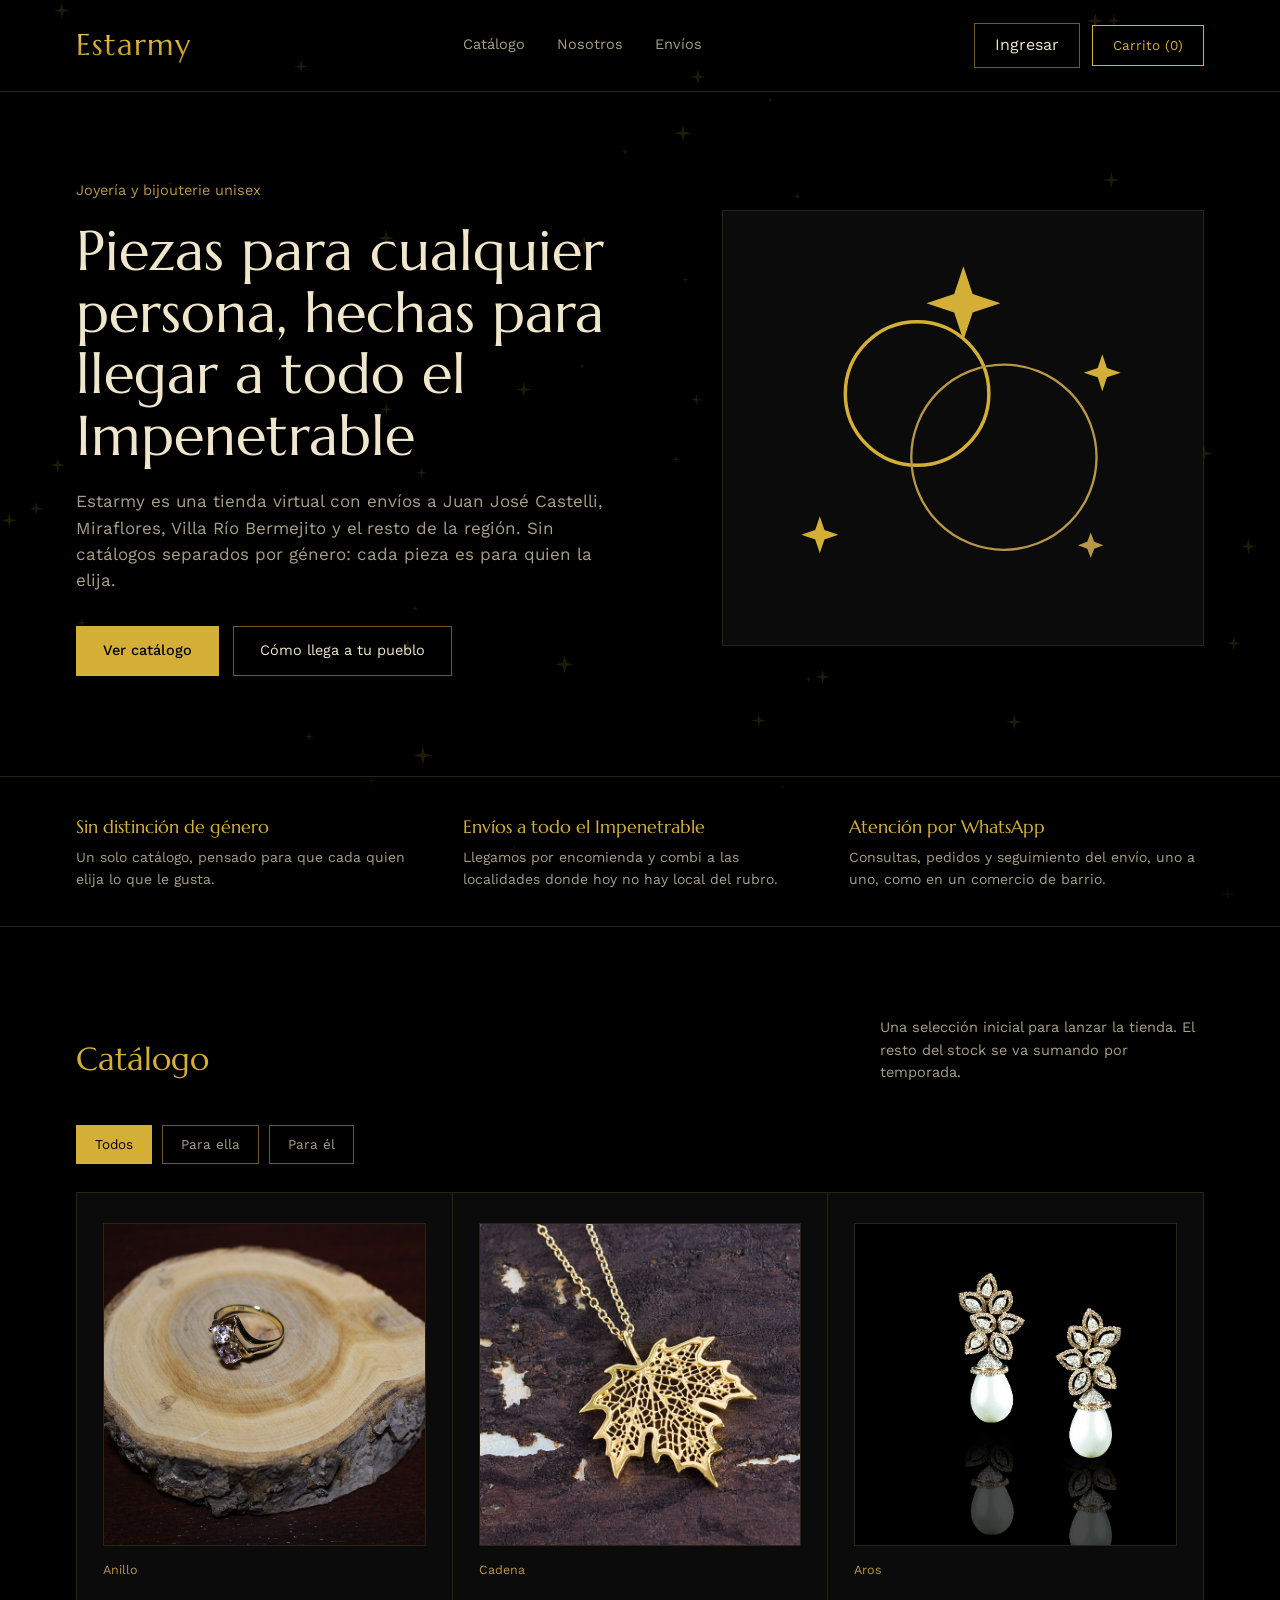
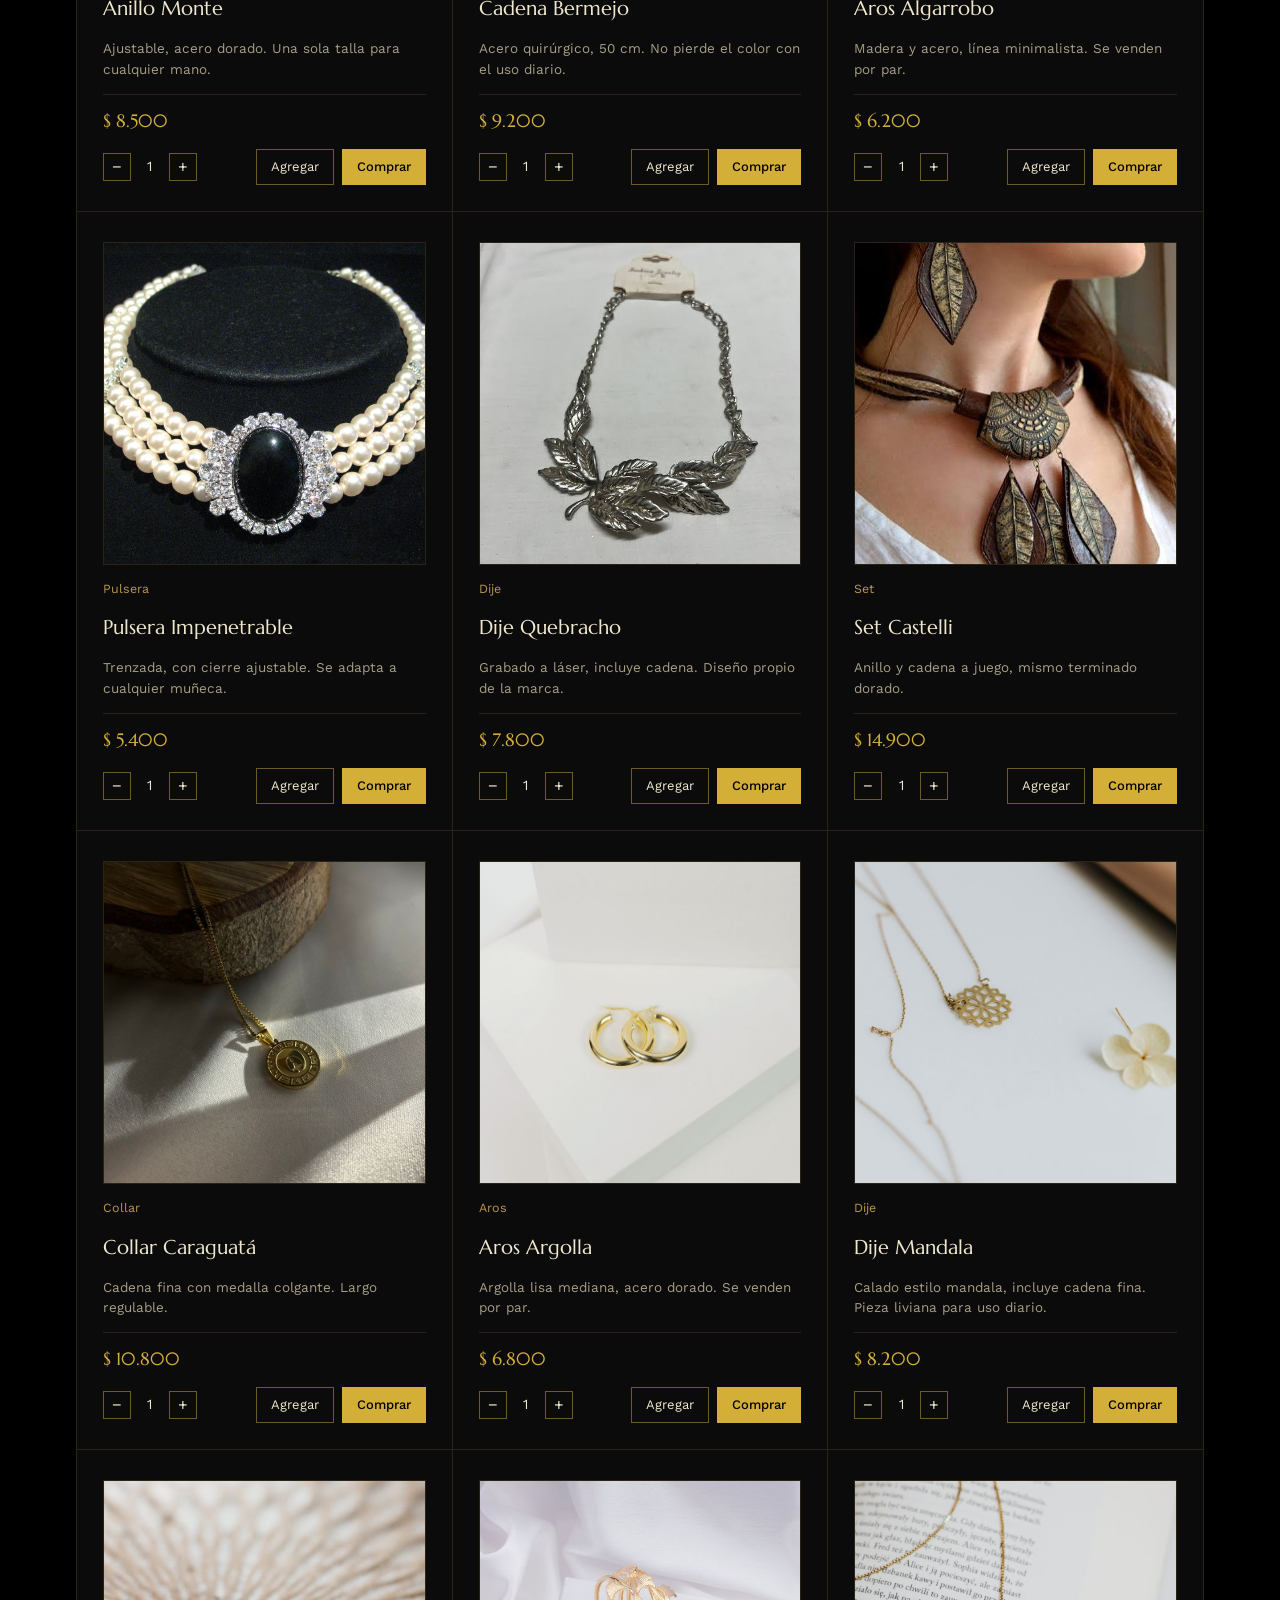
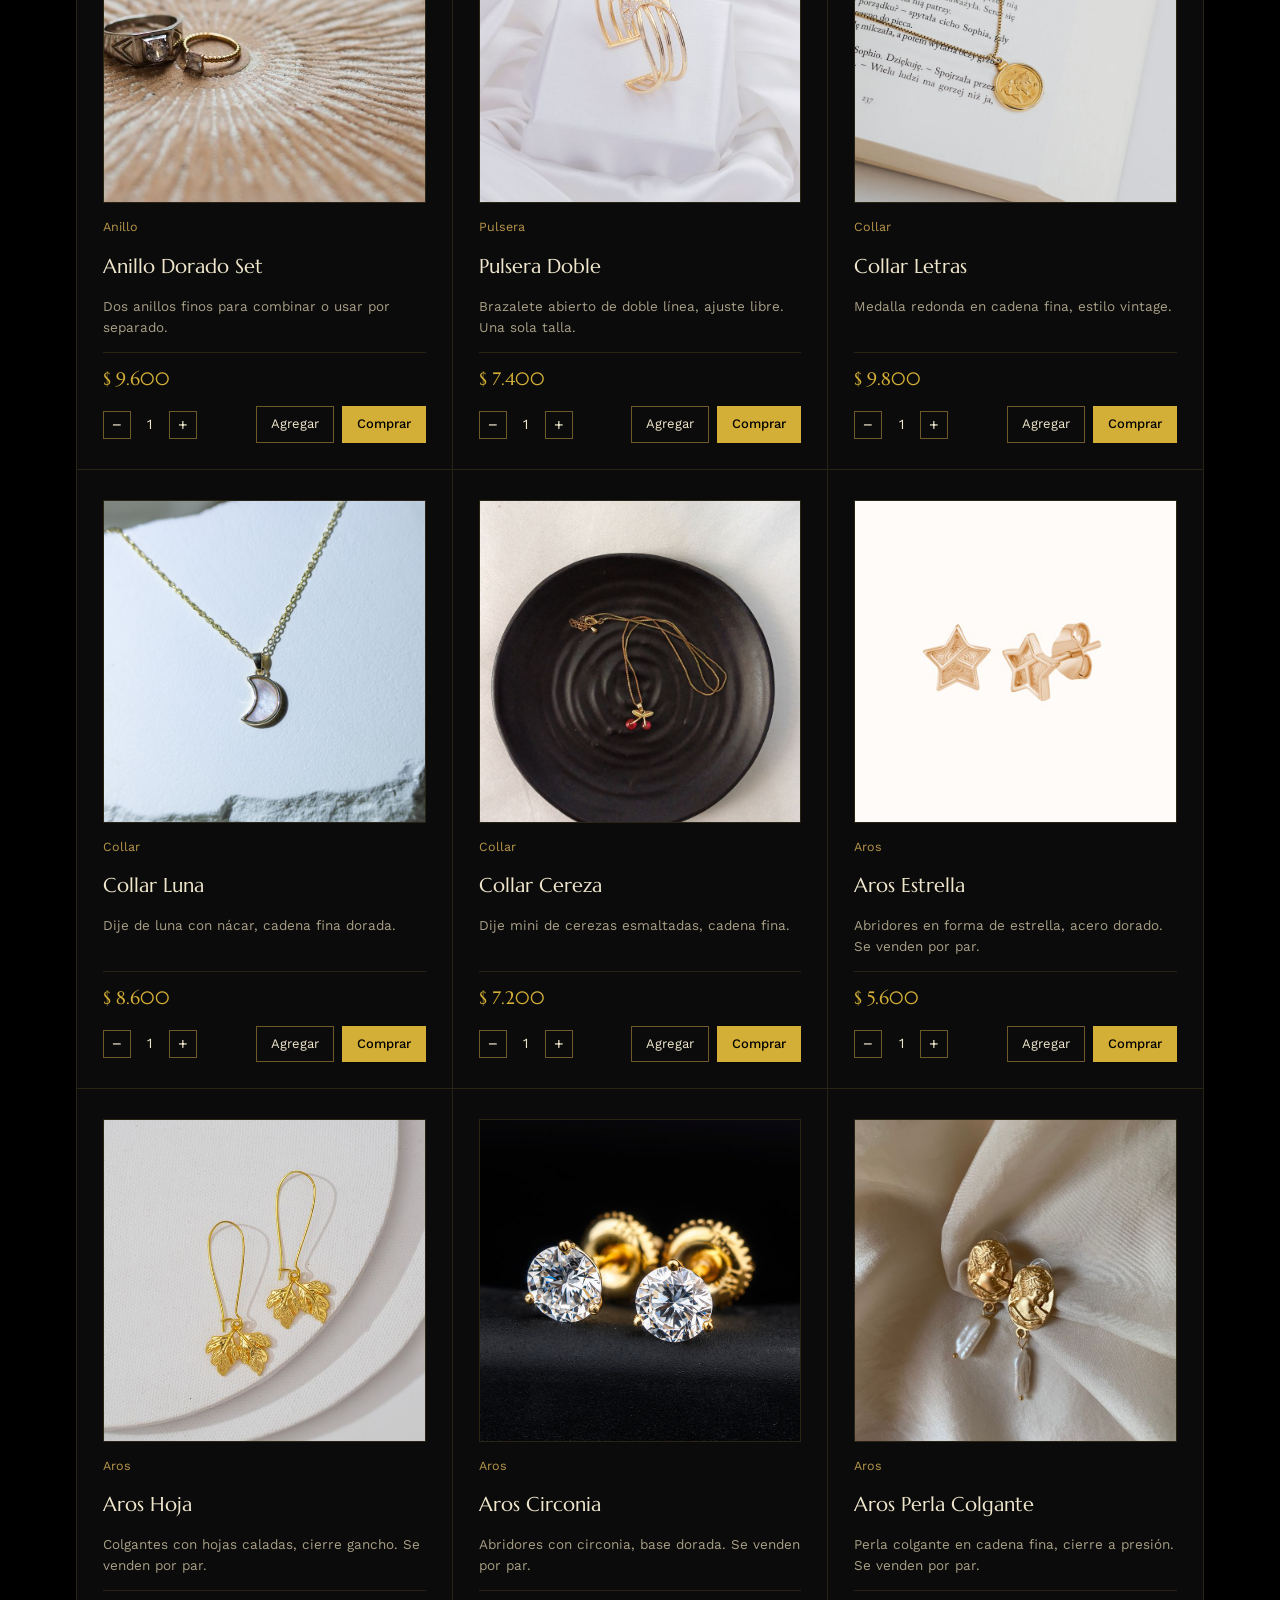
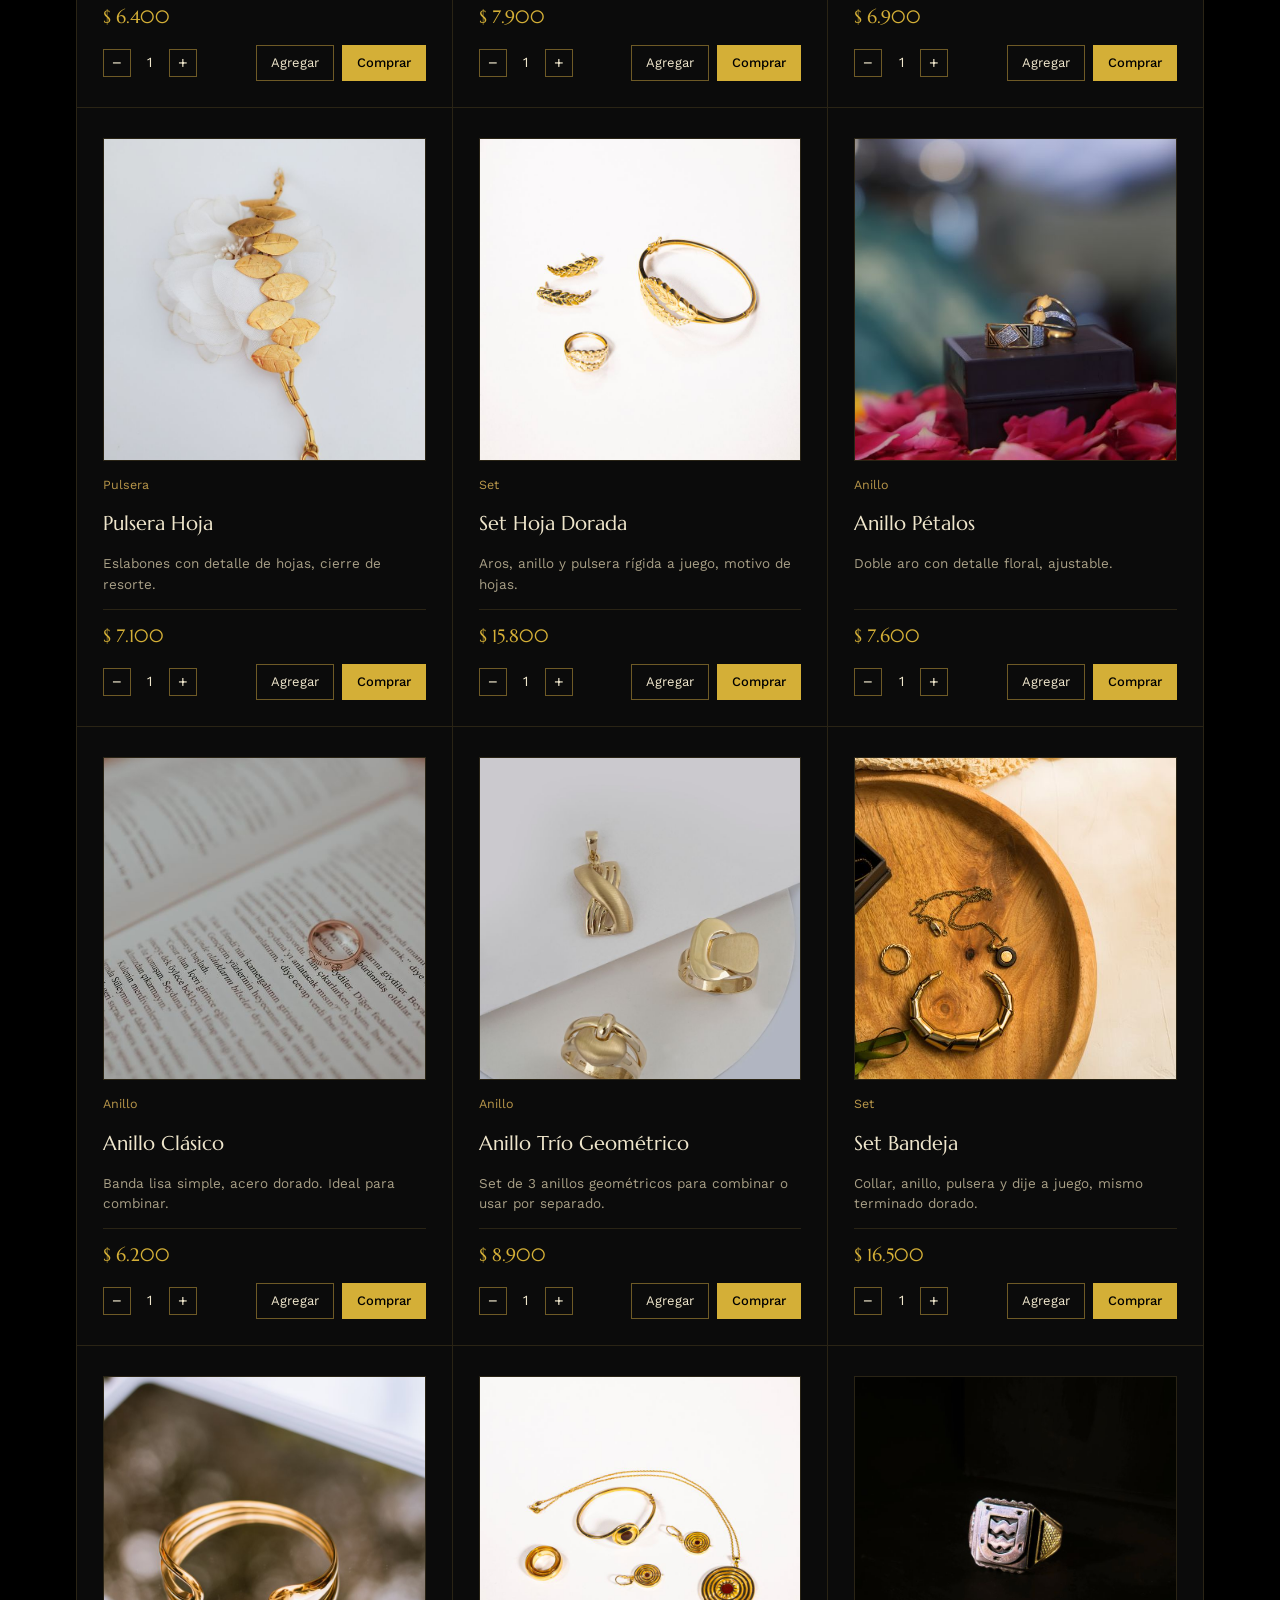
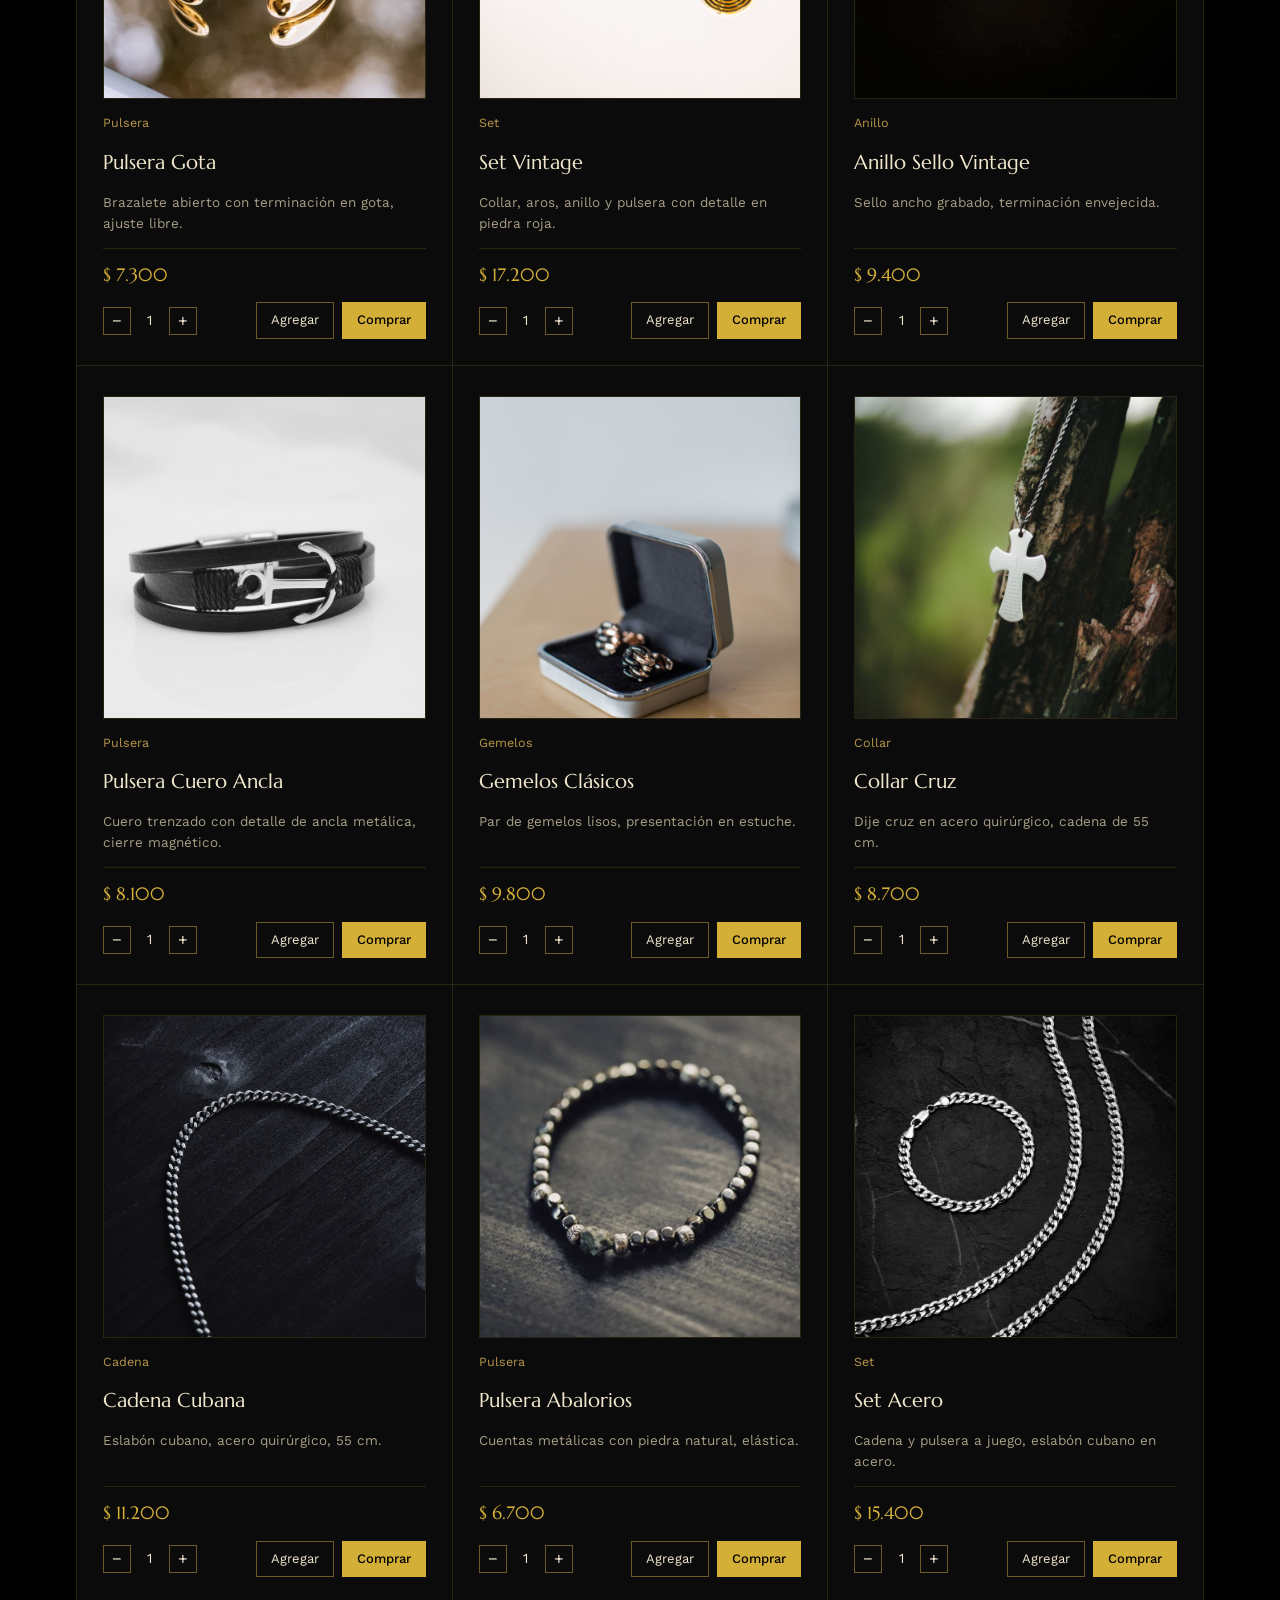
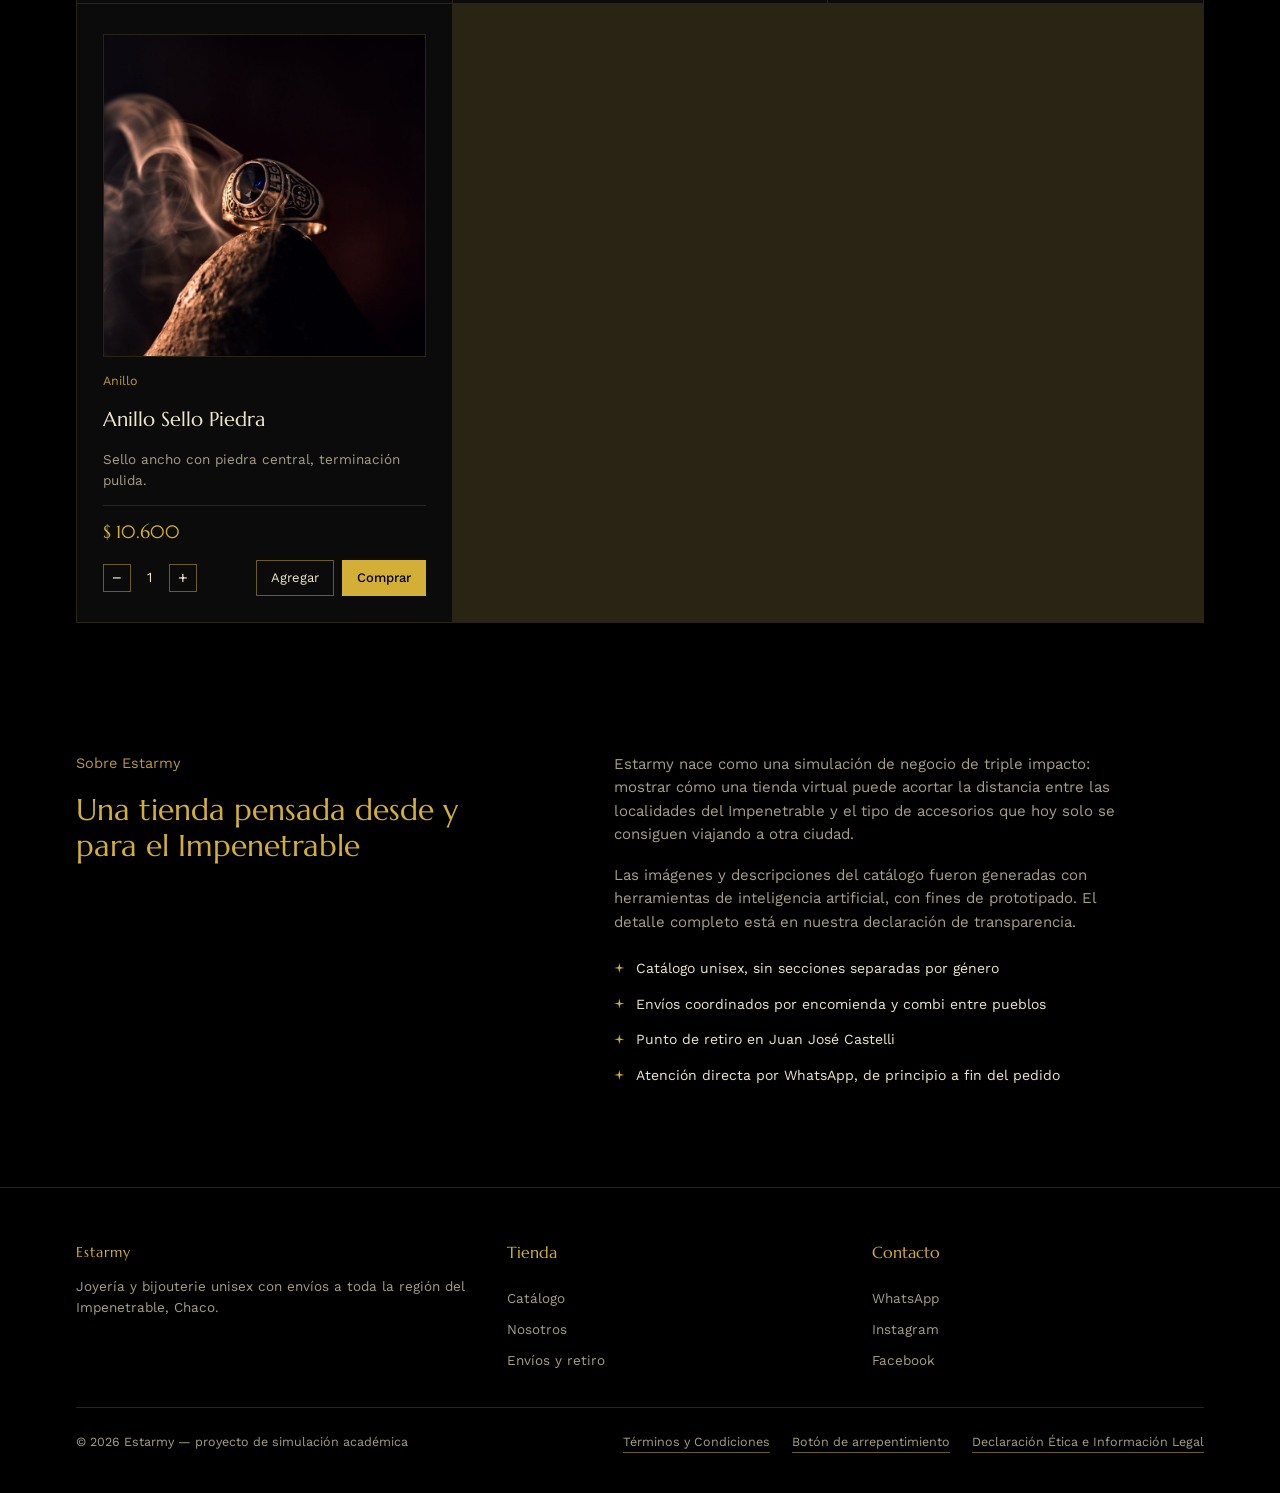
<file: index.html>
<!DOCTYPE html>
<html lang="es">
<head>
<meta charset="UTF-8">
<meta name="viewport" content="width=device-width, initial-scale=1.0">
<title>Estarmy — joyería y bijouterie unisex</title>
<link rel="icon" href="data:image/svg+xml,%3Csvg xmlns='http://www.w3.org/2000/svg' viewBox='0 0 100 100'%3E%3Crect width='100' height='100' fill='%23000'/%3E%3Cpath d='M50 8 60 40 92 50 60 60 50 92 40 60 8 50 40 40Z' fill='%23D4AF37'/%3E%3C/svg%3E">
<link rel="preconnect" href="https://fonts.googleapis.com">
<link href="https://fonts.googleapis.com/css2?family=Marcellus&family=Work+Sans:wght@400;500&display=swap" rel="stylesheet">
<style>
  /* Friz Quadrata es una fuente con licencia: si la tenés instalada se usa sola.
     Si tenés el archivo, agregá un @font-face apuntando a él. Mientras tanto se usa Marcellus, muy parecida. */
  :root {
    --indent: 2cm;
    --black: #000;
    --coal: #0B0B0B;
    --panel: #111;
    --gold: #D4AF37;
    --gold-soft: #B8964A;
    --gold-dim: #6E5A26;
    --text: #EFE6CC;
    --text-dim: #A89F86;
    --line: #2A2415;
    --display: 'Friz Quadrata', 'Friz Quadrata TT', 'Marcellus', 'Palatino Linotype', serif;
  }

  * { box-sizing: border-box; }
  html { scroll-behavior: smooth; }
  body {
    margin: 0;
    background: var(--black);
    color: var(--text);
    font-family: 'Work Sans', sans-serif;
    line-height: 1.55;
  }
  a { color: inherit; }
  svg { display: block; max-width: 100%; }
  :focus-visible { outline: 2px solid var(--gold); outline-offset: 3px; }

  .wrap {
    max-width: 1440px;
    margin: 0 auto;
    padding-inline: var(--indent);
  }
  main, header, footer { position: relative; z-index: 1; }

  /* ---------- Estrellas ---------- */
  .stars { position: fixed; inset: 0; z-index: 0; pointer-events: none; overflow: hidden; }
  .stars span {
    position: absolute;
    background: var(--gold);
    clip-path: polygon(50% 0, 59% 41%, 100% 50%, 59% 59%, 50% 100%, 41% 59%, 0 50%, 41% 41%);
    opacity: .15;
    animation: twinkle 4s ease-in-out infinite;
  }
  @keyframes twinkle { 0%,100% { opacity: .12; } 50% { opacity: .85; } }
  @media (prefers-reduced-motion: reduce) { .stars span { animation: none; opacity: .4; } }

  /* ---------- Logo (solo texto) ---------- */
  .logo {
    font-family: var(--display);
    font-size: 30px;
    letter-spacing: 1px;
    text-decoration: none;
    color: var(--gold);
    background: linear-gradient(180deg, #F3D67A 0%, #D4AF37 50%, #9C7A22 100%);
    -webkit-background-clip: text;
    background-clip: text;
    -webkit-text-fill-color: transparent;
  }

  /* ---------- Nav ---------- */
  header.site { border-bottom: 1px solid var(--line); }
  .nav { display: flex; align-items: center; justify-content: space-between; padding-block: 22px; gap: 24px; }
  .nav-links { display: flex; gap: 32px; list-style: none; margin: 0; padding: 0; font-size: 14.5px; }
  .nav-links a { text-decoration: none; color: var(--text-dim); padding-bottom: 2px; border-bottom: 1px solid transparent; transition: color .15s, border-color .15s; }
  .nav-links a:hover { color: var(--gold); border-color: var(--gold-dim); }
  .nav-cta { font-size: 13.5px; border: 1px solid var(--gold); color: var(--gold); padding: 9px 20px; text-decoration: none; white-space: nowrap; background: transparent; font: inherit; cursor: pointer; }
  .nav-cta:hover { background: var(--gold); color: var(--black); }
  .nav-acciones { display: flex; align-items: center; gap: 12px; }
  .cuenta-btn { border-color: var(--gold-dim); color: var(--text); }
  .cuenta-btn:hover { border-color: var(--gold); background: transparent; color: var(--gold); }

  /* ---------- Menú móvil ---------- */
  .menu-btn { display: none; flex-direction: column; justify-content: center; align-items: center; gap: 5px; width: 36px; height: 36px; background: transparent; border: 1px solid var(--gold-dim); padding: 0; cursor: pointer; flex-shrink: 0; }
  .menu-btn span { display: block; width: 18px; height: 1.5px; background: var(--gold); transition: transform .2s ease, opacity .2s ease; }
  .menu-btn[aria-expanded="true"] span:nth-child(1) { transform: translateY(6.5px) rotate(45deg); }
  .menu-btn[aria-expanded="true"] span:nth-child(2) { opacity: 0; }
  .menu-btn[aria-expanded="true"] span:nth-child(3) { transform: translateY(-6.5px) rotate(-45deg); }
  .menu-movil { display: none; flex-direction: column; border-top: 1px solid var(--line); background: var(--coal); }
  .menu-movil a { padding: 15px var(--indent); text-decoration: none; color: var(--text-dim); border-bottom: 1px solid var(--line); font-size: 15px; }
  .menu-movil a:hover { color: var(--gold); }
  .menu-movil.abierto { display: flex; }

  /* ---------- Hero ---------- */
  .hero { display: grid; grid-template-columns: 1.1fr .9fr; gap: 56px; align-items: center; padding-block: 88px 100px; }
  .kicker { color: var(--gold-soft); font-size: 14.5px; margin: 0 0 18px; }
  .hero h1 { font-family: var(--display); font-weight: 400; font-size: clamp(34px, 4.4vw, 56px); line-height: 1.1; margin: 0 0 22px; max-width: 17ch; color: var(--text); }
  .lede { color: var(--text-dim); font-size: 17px; max-width: 48ch; margin: 0 0 32px; }
  .actions { display: flex; gap: 14px; flex-wrap: wrap; }
  .btn { display: inline-block; padding: 13px 26px; text-decoration: none; font-size: 14.5px; border: 1px solid transparent; }
  .btn-primary { background: var(--gold); color: var(--black); font-weight: 500; }
  .btn-primary:hover { background: #E6C24F; }
  .btn-ghost { border-color: var(--gold-dim); color: var(--text); }
  .btn-ghost:hover { border-color: var(--gold); }
  .hero-art { border: 1px solid var(--line); background: var(--coal); padding: 32px; }

  /* ---------- Beneficios ---------- */
  .strip { border-block: 1px solid var(--line); padding-block: 36px; background: rgba(0,0,0,.6); }
  .strip-row { display: grid; grid-template-columns: repeat(3, 1fr); gap: 32px; }
  .strip h3 { font-family: var(--display); font-weight: 400; font-size: 18px; margin: 0 0 6px; color: var(--gold); }
  .strip p { margin: 0; font-size: 14px; color: var(--text-dim); }

  /* ---------- Catálogo ---------- */
  .catalogue { padding-block: 90px 30px; }
  .section-head { display: flex; justify-content: space-between; align-items: flex-end; gap: 24px; margin-bottom: 40px; flex-wrap: wrap; }
  .section-head h2 { font-family: var(--display); font-weight: 400; font-size: 32px; margin: 0; color: var(--gold); }
  .section-head p { color: var(--text-dim); font-size: 14.5px; max-width: 36ch; margin: 0; }
  .filtros-publico { display: flex; gap: 10px; flex-wrap: wrap; margin-bottom: 28px; }
  .filtro { font: inherit; font-size: 13.5px; background: transparent; border: 1px solid var(--gold-dim); color: var(--text-dim); padding: 8px 18px; cursor: pointer; transition: color .15s, border-color .15s, background .15s; }
  .filtro:hover { border-color: var(--gold); color: var(--text); }
  .filtro.activo { background: var(--gold); border-color: var(--gold); color: var(--black); }
  .grid { display: grid; grid-template-columns: repeat(3, 1fr); gap: 1px; background: var(--line); border: 1px solid var(--line); }
  .card { background: var(--coal); padding: 30px 26px 26px; display: flex; flex-direction: column; gap: 14px; transition: background .15s; }
  .card:hover { background: var(--panel); }
  .icon { width: 54px; height: 54px; color: var(--gold); }
  .tag { font-size: 12.5px; color: var(--gold-soft); margin: 0; }
  .card h3 { font-family: var(--display); font-weight: 400; font-size: 20px; margin: 0; }
  .desc { font-size: 13.5px; color: var(--text-dim); margin: 0; flex-grow: 1; }
  .price-row { display: flex; justify-content: space-between; align-items: center; padding-top: 12px; border-top: 1px solid var(--line); }
  .price { font-family: var(--display); font-size: 18px; color: var(--gold); }
  .add { font: inherit; font-size: 13px; background: transparent; border: 1px solid var(--gold-dim); color: var(--text); padding: 7px 14px; cursor: pointer; }
  .add:hover { background: var(--gold); color: var(--black); border-color: var(--gold); }

  /* ---------- Historia ---------- */
  .story { display: grid; grid-template-columns: .9fr 1.1fr; gap: 56px; align-items: start; padding-block: 100px; }
  .label { color: var(--gold-soft); font-size: 14.5px; margin: 0 0 16px; }
  .story h2 { font-family: var(--display); font-weight: 400; font-size: 30px; line-height: 1.2; margin: 0; max-width: 16ch; color: var(--gold); }
  .story-body p { color: var(--text-dim); font-size: 15px; max-width: 58ch; margin: 0 0 18px; }
  .story-list { list-style: none; margin: 24px 0 0; padding: 0; display: flex; flex-direction: column; gap: 14px; }
  .story-list li { position: relative; padding-left: 22px; font-size: 14px; }
  .story-list li::before { content: ""; position: absolute; left: 0; top: 5px; width: 10px; height: 10px; background: var(--gold); clip-path: polygon(50% 0, 59% 41%, 100% 50%, 59% 59%, 50% 100%, 41% 59%, 0 50%, 41% 41%); }

  /* ---------- Footer ---------- */
  footer.site { border-top: 1px solid var(--line); padding-block: 52px 40px; background: rgba(0,0,0,.7); }
  .foot-grid { display: grid; grid-template-columns: 1.2fr 1fr 1fr; gap: 32px; margin-bottom: 36px; }
  .foot-grid h4 { font-family: var(--display); font-weight: 400; font-size: 16px; margin: 0 0 14px; color: var(--gold); }
  .foot-grid p, .foot-grid a { font-size: 13.5px; color: var(--text-dim); text-decoration: none; margin: 0; }
  .foot-links { display: flex; flex-direction: column; gap: 10px; }
  .foot-links a:hover { color: var(--gold); }
  .foot-grid .logo { display: inline-block; margin-bottom: 12px; }
  .foot-bottom { display: flex; justify-content: space-between; gap: 12px; flex-wrap: wrap; padding-top: 24px; border-top: 1px solid var(--line); font-size: 12.5px; color: var(--text-dim); }
  .foot-bottom a { color: var(--text-dim); border-bottom: 1px solid var(--gold-dim); text-decoration: none; }
  .foot-bottom a:hover { color: var(--gold); }

  @media (max-width: 860px) {
    .hero, .story { grid-template-columns: 1fr; }
    .hero { padding-block: 56px 64px; }
    .strip-row, .foot-grid { grid-template-columns: 1fr; gap: 22px; }
    .grid { grid-template-columns: 1fr 1fr; }
    .nav-links { display: none; }
    .cuenta-btn { display: none; }
    .menu-btn { display: flex; }
  }
  @media (max-width: 520px) {
    :root { --indent: 1cm; }
    .grid { grid-template-columns: 1fr; }
  }

  /* ---------- Catálogo dinámico ---------- */
  .foto-wrap { position: relative; aspect-ratio: 1 / 1; background: var(--black); border: 1px solid var(--line); overflow: hidden; }
  .foto { width: 100%; height: 100%; object-fit: cover; }
  .foto-wrap.sin-foto .foto { display: none; }
  .foto-wrap.sin-foto::after { content: ""; position: absolute; inset: 0; margin: auto; width: 34%; aspect-ratio: 1; background: var(--gold); opacity: .6; clip-path: polygon(50% 0, 59% 41%, 100% 50%, 59% 59%, 50% 100%, 41% 59%, 0 50%, 41% 41%); }
  .cargando, .error-carga { grid-column: 1 / -1; margin: 0; padding: 40px; background: var(--coal); color: var(--text-dim); }
  button.btn { font: inherit; font-size: 14.5px; cursor: pointer; }
  button.btn:disabled { opacity: .4; cursor: not-allowed; }
  .carrito-btn { font: inherit; font-size: 13.5px; background: transparent; cursor: pointer; }

  /* ---------- Carrito ---------- */
  .velo { position: fixed; inset: 0; z-index: 40; background: rgba(0,0,0,.65); opacity: 0; pointer-events: none; transition: opacity .2s; }
  .velo.abierto { opacity: 1; pointer-events: auto; }
  .drawer { position: fixed; top: 0; right: 0; z-index: 50; height: 100%; width: min(420px, 100%); display: flex; flex-direction: column; background: var(--coal); border-left: 1px solid var(--gold-dim); transform: translateX(100%); visibility: hidden; transition: transform .25s ease, visibility 0s .25s; }
  .drawer.abierto { transform: none; visibility: visible; transition: transform .25s ease; }
  .drawer-head, .dlg-head { display: flex; justify-content: space-between; align-items: center; }
  .drawer-head { padding: 20px 24px; border-bottom: 1px solid var(--line); }
  .drawer-head h2, .dlg-head h2 { font-family: var(--display); font-weight: 400; font-size: 24px; margin: 0; color: var(--gold); }
  .cerrar { background: none; border: 0; color: var(--text); font-size: 28px; line-height: 1; cursor: pointer; padding: 0 4px; }
  .cerrar:hover { color: var(--gold); }
  .items { flex: 1; overflow: auto; margin: 0; padding: 8px 24px; list-style: none; }
  .item { display: grid; grid-template-columns: 1fr auto; gap: 8px 12px; align-items: center; padding: 16px 0; border-bottom: 1px solid var(--line); }
  .item h3 { font-family: var(--display); font-weight: 400; font-size: 17px; margin: 0; }
  .precio-linea { font-family: var(--display); color: var(--gold); }
  .cant { display: flex; align-items: center; gap: 10px; }
  .cant button { width: 28px; height: 28px; background: transparent; border: 1px solid var(--gold-dim); color: var(--text); cursor: pointer; font: inherit; }
  .cant button:hover { background: var(--gold); color: var(--black); }
  .quitar, .vaciar { background: none; border: 0; color: var(--text-dim); font: inherit; font-size: 13px; text-decoration: underline; cursor: pointer; justify-self: end; }
  .quitar:hover, .vaciar:hover { color: var(--gold); }
  .vacio { padding: 30px 0; color: var(--text-dim); }
  .drawer-foot { padding: 20px 24px 24px; border-top: 1px solid var(--line); display: flex; flex-direction: column; gap: 12px; }
  .total { display: flex; justify-content: space-between; font-family: var(--display); font-size: 22px; }
  .total span:last-child { color: var(--gold); }
  .nota-arrep { font-size: 12.5px; color: var(--text-dim); margin: 0; }
  .drawer-foot .btn { width: 100%; text-align: center; }

  /* ---------- Ventanas (checkout, términos, arrepentimiento) ---------- */
  dialog { background: var(--coal); color: var(--text); border: 1px solid var(--gold-dim); padding: 0; width: min(640px, 94vw); max-height: 90vh; }
  dialog::backdrop { background: rgba(0,0,0,.8); }
  .dlg-in { padding: 28px; max-height: 90vh; overflow: auto; }
  .dlg-head { margin-bottom: 18px; }
  .dlg-in p, .dlg-in li { font-size: 14px; color: var(--text-dim); }
  .dlg-in h3 { font-family: var(--display); font-weight: 400; font-size: 17px; color: var(--gold); margin: 22px 0 6px; }
  .borrador { border: 1px solid var(--gold-dim); padding: 10px 14px; font-size: 13px; }
  .resumen { list-style: none; margin: 0 0 22px; padding: 0; border: 1px solid var(--line); }
  .resumen li { display: flex; justify-content: space-between; padding: 10px 14px; border-bottom: 1px solid var(--line); color: var(--text); }
  .resumen li:last-child { border-bottom: 0; }
  .resumen-total { font-family: var(--display); color: var(--gold) !important; }
  .campo { margin-bottom: 16px; }
  .campo label { display: block; font-size: 13.5px; color: var(--gold-soft); margin-bottom: 6px; }
  .campo input[type=text], .campo input[type=email], .campo input[type=tel], .campo select, .campo textarea { width: 100%; background: var(--black); border: 1px solid var(--gold-dim); color: var(--text); font: inherit; font-size: 14.5px; padding: 11px 12px; }
  .campo.invalido input, .campo.invalido select, .campo.invalido textarea { border-color: #E0705A; }
  .error { display: block; color: #F08A74; font-size: 12.5px; margin-top: 5px; }
  .error:empty { display: none; }
  .radios { display: flex; gap: 22px; flex-wrap: wrap; }
  .campo .radios label { display: flex; align-items: center; gap: 8px; color: var(--text); font-size: 14px; margin: 0; }
  .campo label.check { display: flex; align-items: flex-start; gap: 10px; color: var(--text-dim); font-size: 13.5px; margin: 0; }
  .check a { color: var(--gold); }
  .ok-box { text-align: left; }
  .ok-box .num { font-family: var(--display); font-size: 26px; color: var(--gold); margin: 6px 0 14px; }
  .legal-links { display: flex; gap: 22px; flex-wrap: wrap; }

  /* ---------- Cuenta (login / registro simulados) ---------- */
  .tabs-cuenta { display: flex; gap: 10px; margin-bottom: 18px; }
  .tab-cuenta { flex: 1; font: inherit; font-size: 13.5px; background: transparent; border: 1px solid var(--gold-dim); color: var(--text-dim); padding: 9px; cursor: pointer; }
  .tab-cuenta:hover { color: var(--text); }
  .tab-cuenta.activo { background: var(--gold); border-color: var(--gold); color: var(--black); }
  .social-login { display: flex; flex-direction: column; gap: 10px; margin-bottom: 18px; }
  .btn-social { font: inherit; font-size: 14px; padding: 11px; border: 1px solid var(--gold-dim); background: transparent; color: var(--text); cursor: pointer; text-align: center; }
  .btn-social:hover { border-color: var(--gold); color: var(--gold); }
  .btn-social:disabled { opacity: .6; cursor: wait; }
  .nota-social { font-size: 12px; color: var(--text-dim); margin: 2px 0 0; }
  .separador { display: flex; align-items: center; gap: 12px; margin: 0 0 18px; color: var(--text-dim); font-size: 12.5px; }
  .separador::before, .separador::after { content: ""; flex: 1; height: 1px; background: var(--line); }

  /* ---------- Unidades y botón Comprar ---------- */
  .comprar-row { display: flex; align-items: center; gap: 8px; flex-wrap: wrap; }
  .comprar-row .cant { margin-right: auto; gap: 8px; }
  .sel-valor { min-width: 22px; text-align: center; font-size: 14px; }
  .comprar { font: inherit; font-size: 13px; font-weight: 500; background: var(--gold); border: 1px solid var(--gold); color: var(--black); padding: 7px 14px; cursor: pointer; }
  .comprar:hover { background: #E6C24F; }
</style>
</head>
<body>

<div class="stars" id="stars" aria-hidden="true"></div>

<header class="site">
  <div class="wrap nav">
    <a class="logo" href="#">Estarmy</a>
    <button class="menu-btn" id="abrir-menu" type="button" aria-expanded="false" aria-controls="menu-movil" aria-label="Abrir menú">
      <span></span><span></span><span></span>
    </button>
    <ul class="nav-links">
      <li><a href="#catalogo">Catálogo</a></li>
      <li><a href="#historia">Nosotros</a></li>
      <li><a href="#contacto">Envíos</a></li>
    </ul>
    <div class="nav-acciones">
      <button class="nav-cta cuenta-btn" id="abrir-cuenta" type="button">Ingresar</button>
      <button class="nav-cta carrito-btn" id="abrir-carrito">Carrito (<span id="contador">0</span>)</button>
    </div>
  </div>
  <nav class="menu-movil" id="menu-movil" aria-hidden="true">
    <a href="#catalogo">Catálogo</a>
    <a href="#historia">Nosotros</a>
    <a href="#contacto">Envíos</a>
    <a href="#" id="abrir-cuenta-movil">Mi cuenta</a>
  </nav>
</header>

<main>
  <section class="wrap hero">
    <div>
      <p class="kicker">Joyería y bijouterie unisex</p>
      <h1>Piezas para cualquier persona, hechas para llegar a todo el Impenetrable</h1>
      <p class="lede">Estarmy es una tienda virtual con envíos a Juan José Castelli, Miraflores, Villa Río Bermejito y el resto de la región. Sin catálogos separados por género: cada pieza es para quien la elija.</p>
      <div class="actions">
        <a class="btn btn-primary" href="#catalogo">Ver catálogo</a>
        <a class="btn btn-ghost" href="#contacto">Cómo llega a tu pueblo</a>
      </div>
    </div>
    <div class="hero-art">
      <svg viewBox="0 0 360 320" fill="none" xmlns="http://www.w3.org/2000/svg" role="img" aria-label="Anillos entrelazados y estrellas doradas">
        <circle cx="140" cy="130" r="62" stroke="#D4AF37" stroke-width="3"/>
        <circle cx="215" cy="185" r="80" stroke="#B8964A" stroke-width="2"/>
        <path d="M180 20 188 44 212 52 188 60 180 84 172 60 148 52 172 44Z" fill="#D4AF37"/>
        <path d="M300 96 304 108 316 112 304 116 300 128 296 116 284 112 296 108Z" fill="#D4AF37"/>
        <path d="M56 236 60 248 72 252 60 256 56 268 52 256 40 252 52 248Z" fill="#D4AF37"/>
        <path d="M290 250 293 258 301 261 293 264 290 272 287 264 279 261 287 258Z" fill="#B8964A"/>
      </svg>
    </div>
  </section>

  <section class="strip">
    <div class="wrap strip-row">
      <div><h3>Sin distinción de género</h3><p>Un solo catálogo, pensado para que cada quien elija lo que le gusta.</p></div>
      <div><h3>Envíos a todo el Impenetrable</h3><p>Llegamos por encomienda y combi a las localidades donde hoy no hay local del rubro.</p></div>
      <div><h3>Atención por WhatsApp</h3><p>Consultas, pedidos y seguimiento del envío, uno a uno, como en un comercio de barrio.</p></div>
    </div>
  </section>

  <section class="catalogue" id="catalogo">
    <div class="wrap">
      <div class="section-head">
        <h2>Catálogo</h2>
        <p>Una selección inicial para lanzar la tienda. El resto del stock se va sumando por temporada.</p>
      </div>
      <div class="filtros-publico" id="filtros-publico" role="group" aria-label="Filtrar catálogo">
        <button type="button" class="filtro activo" data-publico="todos">Todos</button>
        <button type="button" class="filtro" data-publico="ella">Para ella</button>
        <button type="button" class="filtro" data-publico="el">Para él</button>
      </div>
      <div class="grid" id="catalogo-grid" aria-live="polite"><p class="cargando">Cargando catálogo…</p></div>
    </div>
  </section>

  <section class="wrap story" id="historia">
    <div>
      <p class="label">Sobre Estarmy</p>
      <h2>Una tienda pensada desde y para el Impenetrable</h2>
    </div>
    <div class="story-body">
      <p>Estarmy nace como una simulación de negocio de triple impacto: mostrar cómo una tienda virtual puede acortar la distancia entre las localidades del Impenetrable y el tipo de accesorios que hoy solo se consiguen viajando a otra ciudad.</p>
      <p>Las imágenes y descripciones del catálogo fueron generadas con herramientas de inteligencia artificial, con fines de prototipado. El detalle completo está en nuestra declaración de transparencia.</p>
      <ul class="story-list">
        <li>Catálogo unisex, sin secciones separadas por género</li>
        <li>Envíos coordinados por encomienda y combi entre pueblos</li>
        <li>Punto de retiro en Juan José Castelli</li>
        <li>Atención directa por WhatsApp, de principio a fin del pedido</li>
      </ul>
    </div>
  </section>
</main>

<footer class="site" id="contacto">
  <div class="wrap">
    <div class="foot-grid">
      <div>
        <a class="logo" href="#">Estarmy</a>
        <p>Joyería y bijouterie unisex con envíos a toda la región del Impenetrable, Chaco.</p>
      </div>
      <div class="foot-links">
        <h4>Tienda</h4>
        <a href="#catalogo">Catálogo</a>
        <a href="#historia">Nosotros</a>
        <a href="#contacto">Envíos y retiro</a>
      </div>
      <div class="foot-links">
        <h4>Contacto</h4>
        <a href="#">WhatsApp</a>
        <a href="#">Instagram</a>
        <a href="#">Facebook</a>
      </div>
    </div>
    <div class="foot-bottom">
      <span>© 2026 Estarmy — proyecto de simulación académica</span>
      <span class="legal-links"><a href="#" id="abrir-tyc">Términos y Condiciones</a><a href="#" id="abrir-arrep">Botón de arrepentimiento</a><a href="politica-privacidad.html">Declaración Ética e Información Legal</a></span>
    </div>
  </div>
</footer>

<div class="velo" id="velo"></div>

<aside class="drawer" id="carrito" aria-label="Carrito de compras" aria-hidden="true">
  <div class="drawer-head">
    <h2>Tu carrito</h2>
    <button class="cerrar" id="cerrar-carrito" aria-label="Cerrar carrito">×</button>
  </div>
  <ul class="items" id="items"></ul>
  <div class="drawer-foot">
    <div class="total"><span>Total</span><span id="total">$0</span></div>
    <p class="nota-arrep">Tenés 10 días corridos para arrepentirte de tu compra (Ley 24.240, art. 34).</p>
    <button class="btn btn-primary" id="ir-checkout" disabled>Finalizar compra</button>
    <button class="vaciar" id="vaciar" hidden>Vaciar carrito</button>
  </div>
</aside>

<dialog id="dlg-checkout" aria-labelledby="t-checkout">
  <div class="dlg-in">
    <div class="dlg-head"><h2 id="t-checkout">Finalizar compra</h2><button class="cerrar" data-cerrar aria-label="Cerrar">×</button></div>

    <div id="paso-form">
      <ul class="resumen" id="resumen-checkout"></ul>
      <form id="form-checkout" novalidate>
        <div class="campo">
          <label for="nombre">Nombre y apellido</label>
          <input type="text" id="nombre" autocomplete="name">
          <small class="error"></small>
        </div>
        <div class="campo">
          <label for="email">Email</label>
          <input type="email" id="email" autocomplete="email">
          <small class="error"></small>
        </div>
        <div class="campo">
          <label for="telefono">Teléfono (WhatsApp)</label>
          <input type="tel" id="telefono" autocomplete="tel" placeholder="Ej. 3644123456">
          <small class="error"></small>
        </div>
        <div class="campo">
          <label for="localidad">Localidad</label>
          <select id="localidad">
            <option value="">Elegí una opción</option>
            <option>Juan José Castelli</option>
            <option>Miraflores</option>
            <option>Villa Río Bermejito</option>
            <option>Nueva Pompeya</option>
            <option>Fuerte Esperanza</option>
            <option>El Sauzalito</option>
            <option>Otra localidad de la región</option>
          </select>
          <small class="error"></small>
        </div>
        <div class="campo">
          <label>Forma de entrega</label>
          <div class="radios">
            <label><input type="radio" name="entrega" value="envio" checked> Envío a mi localidad</label>
            <label><input type="radio" name="entrega" value="retiro"> Retiro en Castelli</label>
          </div>
        </div>
        <div class="campo" id="campo-direccion">
          <label for="direccion">Dirección de entrega</label>
          <input type="text" id="direccion" autocomplete="street-address">
          <small class="error"></small>
        </div>
        <div class="campo">
          <label class="check" for="tyc"><input type="checkbox" id="tyc"> <span>Leí y acepto los <a href="#" id="abrir-tyc-2">Términos y Condiciones</a>.</span></label>
          <small class="error"></small>
        </div>
        <button type="submit" class="btn btn-primary" style="width:100%">Continuar al pago</button>
      </form>
    </div>

  </div>
</dialog>

<dialog id="dlg-tyc" aria-labelledby="t-tyc">
  <div class="dlg-in">
    <div class="dlg-head"><h2 id="t-tyc">Términos y Condiciones</h2><button class="cerrar" data-cerrar aria-label="Cerrar">×</button></div>
    <p class="borrador">Borrador del Sprint 3, sujeto a revisión. No constituye asesoramiento legal.</p>

    <h3>1. Quiénes somos</h3>
    <p>Estarmy es un proyecto de simulación académica de triple impacto, desarrollado por estudiantes de la Tecnicatura en Desarrollo de Software (I.E.S. René Favaloro, Juan José Castelli, Chaco). Simula una tienda virtual de joyería y bijouterie unisex con envíos a la región del Impenetrable.</p>

    <h3>2. Productos y precios</h3>
    <p>Los precios se expresan en pesos argentinos e incluyen impuestos. Las imágenes y descripciones del catálogo fueron generadas con herramientas de inteligencia artificial y tienen fines de prototipado.</p>

    <h3>3. Proceso de compra</h3>
    <p>La compra es una simulación. No se procesan pagos reales ni se despachan productos. El número de pedido que se genera sirve para probar el flujo completo de la tienda.</p>

    <h3>4. Entregas</h3>
    <p>Se contemplan dos modalidades: envío a la localidad del comprador por encomienda o combi, y retiro en Juan José Castelli.</p>

    <h3>5. Derecho de arrepentimiento</h3>
    <p>De acuerdo con el artículo 34 de la Ley 24.240 de Defensa del Consumidor, el consumidor puede revocar la aceptación de la compra dentro de los 10 días corridos contados desde la entrega del producto o la celebración del contrato, lo último que ocurra, sin responsabilidad alguna. Este derecho no puede ser dispensado ni renunciado, y los gastos de devolución corren por cuenta del vendedor. Para ejercerlo, usá el botón "Botón de arrepentimiento" que figura al pie de este sitio (Res. 424/2020).</p>

    <h3>6. Datos personales</h3>
    <p>Conforme a la Ley 25.326 de Protección de Datos Personales, los datos que se ingresan en los formularios se procesan localmente en tu navegador. No se almacenan en servidores ni se ceden a terceros.</p>

    <h3>7. Propiedad intelectual</h3>
    <p>El software y los contenidos se distribuyen bajo licencia Creative Commons Atribución-NoComercial-CompartirIgual (CC BY-NC-SA). Cualquier uso debe respetar la autoría de los estudiantes y los fines educativos del proyecto.</p>

    <button class="btn btn-ghost" data-cerrar style="margin-top:22px">Cerrar</button>
  </div>
</dialog>

<dialog id="dlg-arrepentimiento" aria-labelledby="t-arr">
  <div class="dlg-in">
    <div class="dlg-head"><h2 id="t-arr">Botón de arrepentimiento</h2><button class="cerrar" data-cerrar aria-label="Cerrar">×</button></div>

    <div id="paso-arr-form">
      <p>Tenés 10 días corridos desde que recibís tu pedido para revocar la compra, sin dar explicaciones (Ley 24.240, art. 34).</p>
      <form id="form-arr" novalidate>
        <div class="campo">
          <label for="pedido-arr">Número de pedido</label>
          <input type="text" id="pedido-arr" placeholder="EST-A1B2C3">
          <small class="error"></small>
        </div>
        <div class="campo">
          <label for="email-arr">Email con el que compraste</label>
          <input type="email" id="email-arr" autocomplete="email">
          <small class="error"></small>
        </div>
        <div class="campo">
          <label for="motivo-arr">Motivo (opcional)</label>
          <textarea id="motivo-arr" rows="3"></textarea>
        </div>
        <button type="submit" class="btn btn-primary" style="width:100%">Solicitar arrepentimiento</button>
      </form>
    </div>

    <div id="paso-arr-ok" class="ok-box" hidden aria-live="polite">
      <h3 style="margin-top:0">Solicitud recibida</h3>
      <p>Registramos tu pedido de arrepentimiento. En una tienda real, recibirías por email la constancia y las instrucciones para devolver el producto. Esto es una simulación académica.</p>
      <button class="btn btn-ghost" data-cerrar>Cerrar</button>
    </div>
  </div>
</dialog>

<dialog id="dlg-cuenta" aria-labelledby="t-cuenta">
  <div class="dlg-in">
    <div class="dlg-head"><h2 id="t-cuenta">Mi cuenta</h2><button class="cerrar" data-cerrar aria-label="Cerrar">×</button></div>

    <div id="cuenta-invitado">
      <p class="borrador">Simulación académica: tus datos quedan solo en este navegador (localStorage), no se envían a ningún servidor.</p>

      <div class="tabs-cuenta" role="tablist">
        <button type="button" class="tab-cuenta activo" data-tab="login" role="tab" aria-selected="true">Iniciar sesión</button>
        <button type="button" class="tab-cuenta" data-tab="registro" role="tab" aria-selected="false">Crear cuenta</button>
      </div>

      <div class="social-login">
        <button type="button" class="btn-social" id="login-google">Continuar con Google</button>
        <button type="button" class="btn-social" id="login-facebook">Continuar con Facebook</button>
        <p class="nota-social">Botones de demostración: no se conectan con Google ni Facebook reales.</p>
      </div>

      <div class="separador"><span>o con tu email</span></div>

      <form id="form-login" novalidate>
        <div class="campo">
          <label for="login-email">Email</label>
          <input type="email" id="login-email" autocomplete="email">
          <small class="error"></small>
        </div>
        <div class="campo">
          <label for="login-password">Contraseña</label>
          <input type="password" id="login-password" autocomplete="current-password">
          <small class="error"></small>
        </div>
        <button type="submit" class="btn btn-primary" style="width:100%">Iniciar sesión</button>
      </form>

      <form id="form-registro" hidden novalidate>
        <div class="campo">
          <label for="registro-nombre">Nombre y apellido</label>
          <input type="text" id="registro-nombre" autocomplete="name">
          <small class="error"></small>
        </div>
        <div class="campo">
          <label for="registro-email">Email</label>
          <input type="email" id="registro-email" autocomplete="email">
          <small class="error"></small>
        </div>
        <div class="campo">
          <label for="registro-password">Contraseña</label>
          <input type="password" id="registro-password" autocomplete="new-password" placeholder="Mínimo 6 caracteres">
          <small class="error"></small>
        </div>
        <button type="submit" class="btn btn-primary" style="width:100%">Crear cuenta</button>
      </form>
    </div>

    <div id="cuenta-sesion" hidden>
      <p>Hola, <strong id="sesion-nombre"></strong>.</p>
      <p class="nota-arrep" id="sesion-email"></p>
      <button type="button" class="btn btn-ghost" id="cerrar-sesion" style="width:100%">Cerrar sesión</button>
    </div>
  </div>
</dialog>

<script>
  const layer = document.getElementById('stars');
  for (let i = 0; i < 48; i++) {
    const s = document.createElement('span');
    const size = 6 + Math.random() * 14;
    s.style.left = Math.random() * 100 + '%';
    s.style.top = Math.random() * 100 + '%';
    s.style.width = s.style.height = size + 'px';
    s.style.animationDelay = (Math.random() * 6) + 's';
    s.style.animationDuration = (3 + Math.random() * 4) + 's';
    layer.appendChild(s);
  }

  const menuBtn = document.getElementById('abrir-menu');
  const menuMovil = document.getElementById('menu-movil');
  function alternarMenu(mostrar = menuBtn.getAttribute('aria-expanded') !== 'true') {
    menuBtn.setAttribute('aria-expanded', String(mostrar));
    menuMovil.classList.toggle('abierto', mostrar);
    menuMovil.setAttribute('aria-hidden', String(!mostrar));
  }
  menuBtn.addEventListener('click', () => alternarMenu());
  menuMovil.querySelectorAll('a').forEach(a => a.addEventListener('click', () => alternarMenu(false)));
  document.addEventListener('keydown', e => { if (e.key === 'Escape') alternarMenu(false); });
</script>
<script src="catalogo.js"></script>
<script src="carrito.js"></script>
<script src="cuenta.js"></script>
</body>
</html>
</file>
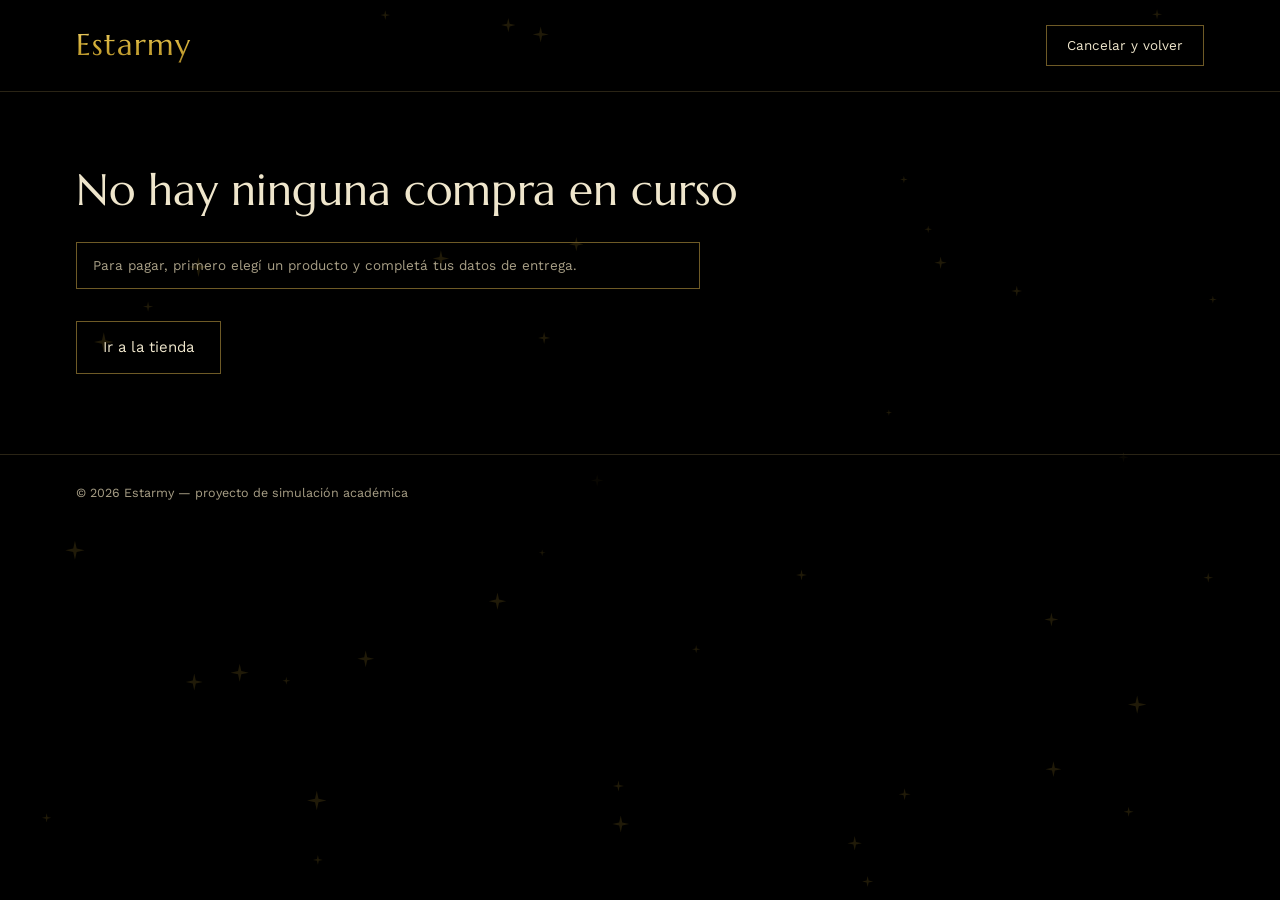
<file: pago.html>
<!DOCTYPE html>
<html lang="es">
<head>
<meta charset="UTF-8">
<meta name="viewport" content="width=device-width, initial-scale=1.0">
<title>Pago con tarjeta — Estarmy</title>
<link rel="icon" href="data:image/svg+xml,%3Csvg xmlns='http://www.w3.org/2000/svg' viewBox='0 0 100 100'%3E%3Crect width='100' height='100' fill='%23000'/%3E%3Cpath d='M50 8 60 40 92 50 60 60 50 92 40 60 8 50 40 40Z' fill='%23D4AF37'/%3E%3C/svg%3E">
<link rel="preconnect" href="https://fonts.googleapis.com">
<link href="https://fonts.googleapis.com/css2?family=Marcellus&family=Work+Sans:wght@400;500&display=swap" rel="stylesheet">
<style>
  :root {
    --indent: 2cm;
    --black: #000; --coal: #0B0B0B;
    --gold: #D4AF37; --gold-soft: #B8964A; --gold-dim: #6E5A26;
    --text: #EFE6CC; --text-dim: #A89F86; --line: #2A2415;
    --display: 'Friz Quadrata', 'Friz Quadrata TT', 'Marcellus', 'Palatino Linotype', serif;
  }
  * { box-sizing: border-box; }
  body { margin: 0; background: var(--black); color: var(--text); font-family: 'Work Sans', sans-serif; line-height: 1.55; }
  a { color: inherit; }
  :focus-visible { outline: 2px solid var(--gold); outline-offset: 3px; }
  .wrap { max-width: 1440px; margin: 0 auto; padding-inline: var(--indent); }
  main, header, footer { position: relative; z-index: 1; }

  .stars { position: fixed; inset: 0; z-index: 0; pointer-events: none; overflow: hidden; }
  .stars span { position: absolute; background: var(--gold); opacity: .15; animation: twinkle 4s ease-in-out infinite;
    clip-path: polygon(50% 0, 59% 41%, 100% 50%, 59% 59%, 50% 100%, 41% 59%, 0 50%, 41% 41%); }
  @keyframes twinkle { 0%,100% { opacity: .12; } 50% { opacity: .85; } }
  @media (prefers-reduced-motion: reduce) { .stars span { animation: none; opacity: .4; } }

  .logo { font-family: var(--display); font-size: 30px; letter-spacing: 1px; text-decoration: none; color: var(--gold);
    background: linear-gradient(180deg, #F3D67A 0%, #D4AF37 50%, #9C7A22 100%);
    -webkit-background-clip: text; background-clip: text; -webkit-text-fill-color: transparent; }
  header.site { border-bottom: 1px solid var(--line); }
  .nav { display: flex; align-items: center; justify-content: space-between; padding-block: 22px; gap: 24px; }
  .nav-cta { font-size: 13.5px; border: 1px solid var(--gold-dim); color: var(--text); padding: 9px 20px; text-decoration: none; }
  .nav-cta:hover { border-color: var(--gold); color: var(--gold); }

  .pago { padding-block: 64px 80px; }
  .kicker { color: var(--gold-soft); font-size: 14.5px; margin: 0 0 12px; }
  h1 { font-family: var(--display); font-weight: 400; font-size: clamp(30px, 4vw, 44px); margin: 0 0 18px; }
  .sim { border: 1px solid var(--gold-dim); padding: 12px 16px; font-size: 13.5px; color: var(--text-dim); max-width: 78ch; margin: 0 0 32px; }
  .sim strong { color: var(--gold); font-weight: 500; }

  .cols { display: grid; grid-template-columns: 1.1fr .9fr; gap: 1px; background: var(--line); border: 1px solid var(--line); align-items: start; }
  .caja { background: var(--coal); padding: 28px; }
  .caja h2 { font-family: var(--display); font-weight: 400; font-size: 20px; color: var(--gold); margin: 0 0 18px; }
  .caja p { margin: 0; font-size: 14px; color: var(--text-dim); }
  .resumen { list-style: none; margin: 0 0 18px; padding: 0; }
  .resumen li { display: flex; justify-content: space-between; gap: 16px; padding: 11px 0; border-bottom: 1px solid var(--line); font-size: 14.5px; }
  .resumen .total { border-bottom: 0; font-family: var(--display); font-size: 21px; color: var(--gold); padding-top: 16px; }

  .campo { margin-bottom: 16px; }
  .campo label { display: block; font-size: 13.5px; color: var(--gold-soft); margin-bottom: 6px; }
  .campo input, .campo select { width: 100%; background: var(--black); border: 1px solid var(--gold-dim); color: var(--text); font: inherit; font-size: 15px; padding: 11px 12px; }
  .campo.invalido input, .campo.invalido select { border-color: #E0705A; }
  .error { display: block; color: #F08A74; font-size: 12.5px; margin-top: 5px; }
  .error:empty { display: none; }
  .marca { display: block; color: var(--gold-soft); font-size: 12.5px; margin-top: 5px; min-height: 0; }
  .marca:empty { display: none; }
  .fila { display: grid; grid-template-columns: 1fr 1fr; gap: 14px; }

  .btn { display: block; width: 100%; padding: 14px 26px; font: inherit; font-size: 15px; font-weight: 500; border: 1px solid var(--gold); background: var(--gold); color: var(--black); cursor: pointer; text-align: center; text-decoration: none; }
  .btn:hover { background: #E6C24F; }
  .btn:disabled { opacity: .55; cursor: wait; }
  .btn-ghost { background: transparent; color: var(--text); border-color: var(--gold-dim); width: auto; display: inline-block; font-weight: 400; }
  .btn-ghost:hover { background: transparent; border-color: var(--gold); }
  .rechazo { border: 1px solid #E0705A; color: #F08A74 !important; padding: 10px 14px; margin-top: 14px !important; }
  .prueba { margin-top: 18px !important; font-size: 12.5px !important; }
  .prueba code { color: var(--gold); }

  footer.site { border-top: 1px solid var(--line); padding-block: 28px; font-size: 12.5px; color: var(--text-dim); background: rgba(0,0,0,.7); }

  @media (max-width: 860px) { .cols { grid-template-columns: 1fr; } .pago { padding-block: 44px; } }
  @media (max-width: 520px) { :root { --indent: 1cm; } .fila { grid-template-columns: 1fr; } }
</style>
</head>
<body>
<div class="stars" id="stars" aria-hidden="true"></div>

<header class="site">
  <div class="wrap nav">
    <a class="logo" href="index.html">Estarmy</a>
    <a class="nav-cta" href="index.html#catalogo">Cancelar y volver</a>
  </div>
</header>

<main class="wrap pago">
  <section id="con-compra" hidden>
    <p class="kicker">Último paso</p>
    <h1>Pagá con tarjeta</h1>
    <p class="sim"><strong>Simulación académica:</strong> no ingreses los datos de tu tarjeta real. Lo que escribas acá no se guarda ni se envía a ningún lado.</p>

    <div class="cols">
      <div class="caja">
        <h2>Datos de la tarjeta</h2>
        <form id="form-pago" novalidate>
          <div class="campo">
            <label for="numero">Número de tarjeta</label>
            <input type="text" id="numero" inputmode="numeric" autocomplete="cc-number" placeholder="0000 0000 0000 0000">
            <small class="marca" id="marca"></small>
            <small class="error"></small>
          </div>
          <div class="campo">
            <label for="titular">Nombre del titular</label>
            <input type="text" id="titular" autocomplete="cc-name" placeholder="Como figura en la tarjeta">
            <small class="error"></small>
          </div>
          <div class="fila">
            <div class="campo">
              <label for="venc">Vencimiento (MM/AA)</label>
              <input type="text" id="venc" inputmode="numeric" autocomplete="cc-exp" placeholder="MM/AA">
              <small class="error"></small>
            </div>
            <div class="campo">
              <label for="cvv">Código de seguridad</label>
              <input type="text" id="cvv" inputmode="numeric" autocomplete="cc-csc" placeholder="123">
              <small class="error"></small>
            </div>
          </div>
          <div class="campo">
            <label for="cuotas">Cuotas</label>
            <select id="cuotas"></select>
          </div>
          <button type="submit" class="btn" id="pagar">Pagar</button>
          <p class="rechazo" id="rechazo" role="alert" hidden></p>
        </form>
        <p class="prueba">Para probar: <code>4242 4242 4242 4242</code> aprueba el pago, con cualquier vencimiento futuro y 3 dígitos de código. <code>4000 0000 0000 0002</code> simula un pago rechazado.</p>
      </div>

      <div class="caja">
        <h2>Tu compra</h2>
        <ul class="resumen" id="lista"></ul>
        <p id="entrega-info"></p>
      </div>
    </div>
  </section>

  <section id="sin-compra" hidden>
    <h1>No hay ninguna compra en curso</h1>
    <p class="sim">Para pagar, primero elegí un producto y completá tus datos de entrega.</p>
    <a class="btn btn-ghost" href="index.html#catalogo">Ir a la tienda</a>
  </section>
</main>

<footer class="site">
  <div class="wrap">© 2026 Estarmy — proyecto de simulación académica</div>
</footer>

<script>
  const $ = id => document.getElementById(id);
  const pesos = new Intl.NumberFormat('es-AR', { style: 'currency', currency: 'ARS', maximumFractionDigits: 0 });
  const esc = t => String(t).replace(/[&<>"']/g, c => ({ '&': '&amp;', '<': '&lt;', '>': '&gt;', '"': '&quot;', "'": '&#39;' }[c]));

  function leerPendiente() {
    try { return JSON.parse(sessionStorage.getItem('estarmy_pendiente')); }
    catch { return null; }
  }
  const pendiente = leerPendiente();

  /* ---------- Validación ---------- */
  const soloDigitos = v => v.replace(/\D/g, '');
  const esAmex = () => /^3[47]/.test(soloDigitos($('numero').value));

  function luhn(num) {
    let suma = 0, doble = false;
    for (let i = num.length - 1; i >= 0; i--) {
      let d = Number(num[i]);
      if (doble) { d *= 2; if (d > 9) d -= 9; }
      suma += d;
      doble = !doble;
    }
    return suma % 10 === 0;
  }

  const reglas = {
    numero: v => { const d = soloDigitos(v); return /^\d{13,19}$/.test(d) && luhn(d) ? '' : 'Ingresá un número de tarjeta válido.'; },
    titular: v => /^[A-Za-zÁÉÍÓÚÜÑáéíóúüñ'.\- ]{5,60}$/.test(v) && /\S+\s+\S+/.test(v) ? '' : 'Ingresá nombre y apellido como figuran en la tarjeta.',
    venc: v => {
      const m = /^(0[1-9]|1[0-2])\/(\d{2})$/.exec(v);
      if (!m) return 'Ingresá el vencimiento con formato MM/AA.';
      const finDeMes = new Date(2000 + Number(m[2]), Number(m[1]), 1);
      return finDeMes > new Date() ? '' : 'La tarjeta está vencida.';
    },
    cvv: v => {
      const largo = esAmex() ? 4 : 3;
      return new RegExp('^\\d{' + largo + '}$').test(v) ? '' : 'Ingresá los ' + largo + ' dígitos del código de seguridad.';
    }
  };

  function validarCampo(id) {
    const el = $(id);
    const mensaje = reglas[id](el.value.trim());
    const caja = el.closest('.campo');
    caja.classList.toggle('invalido', Boolean(mensaje));
    caja.querySelector('.error').textContent = mensaje;
    el.setAttribute('aria-invalid', mensaje ? 'true' : 'false');
    return !mensaje;
  }

  const CAMPOS = ['numero', 'titular', 'venc', 'cvv'];

  /* ---------- Formato mientras se escribe ---------- */
  $('numero').addEventListener('input', e => {
    const d = soloDigitos(e.target.value).slice(0, 19);
    e.target.value = d.replace(/(.{4})/g, '$1 ').trim();
    $('marca').textContent = /^4/.test(d) ? 'Visa' : /^(5[1-5]|2[2-7])/.test(d) ? 'Mastercard' : /^3[47]/.test(d) ? 'American Express' : '';
  });
  $('venc').addEventListener('input', e => {
    let d = soloDigitos(e.target.value).slice(0, 4);
    if (d.length > 2) d = d.slice(0, 2) + '/' + d.slice(2);
    e.target.value = d;
  });
  $('cvv').addEventListener('input', e => { e.target.value = soloDigitos(e.target.value).slice(0, 4); });
  CAMPOS.forEach(c => $(c).addEventListener('blur', () => validarCampo(c)));

  /* ---------- Pago ---------- */
  function finalizar(ultimos4, cuotas) {
    const numero = 'EST-' + Date.now().toString(36).toUpperCase().slice(-6);
    const pedido = {
      numero,
      fecha: new Date().toISOString(),
      total: pendiente.total,
      entrega: pendiente.entrega,
      nombre: pendiente.nombre,
      localidad: pendiente.localidad,
      items: pendiente.items,
      pago: { ultimos4, cuotas }   // nunca se guarda el número completo ni el código de seguridad
    };
    try {
      const pedidos = JSON.parse(localStorage.getItem('estarmy_pedidos')) || [];
      pedidos.push(pedido);
      localStorage.setItem('estarmy_pedidos', JSON.stringify(pedidos));
      if (pendiente.origen === 'carrito') localStorage.removeItem('estarmy_carrito');
      sessionStorage.removeItem('estarmy_pendiente');
    } catch { /* sin almacenamiento */ }
    CAMPOS.forEach(c => { $(c).value = ''; });
    window.location.href = 'pedido.html?n=' + encodeURIComponent(numero);
  }

  function procesarPago(e) {
    e.preventDefault();
    const resultados = CAMPOS.map(c => [c, validarCampo(c)]);
    const primerError = resultados.find(([, ok]) => !ok);
    if (primerError) { $(primerError[0]).focus(); return; }

    const digitos = soloDigitos($('numero').value);
    const cuotas = Number($('cuotas').value);
    const boton = $('pagar');
    boton.disabled = true;
    boton.textContent = 'Procesando pago…';
    $('rechazo').hidden = true;

    setTimeout(() => {
      if (digitos === '4000000000000002') {
        $('rechazo').textContent = 'El banco rechazó el pago (simulación). Probá con otra tarjeta.';
        $('rechazo').hidden = false;
        boton.disabled = false;
        boton.textContent = 'Pagar ' + pesos.format(pendiente.total);
      } else {
        finalizar(digitos.slice(-4), cuotas);
      }
    }, 1200);
  }

  /* ---------- Inicio ---------- */
  if (!pendiente || !Array.isArray(pendiente.items) || !pendiente.items.length) {
    $('sin-compra').hidden = false;
  } else {
    $('con-compra').hidden = false;
    $('lista').innerHTML = pendiente.items
      .map(i => `<li><span>${esc(i.cantidad)} × ${esc(i.nombre)}</span><span>${pesos.format(i.precio * i.cantidad)}</span></li>`)
      .join('') + `<li class="total"><span>Total</span><span>${pesos.format(pendiente.total)}</span></li>`;
    $('entrega-info').textContent = pendiente.entrega === 'retiro'
      ? 'Retiro en Juan José Castelli.'
      : 'Envío a ' + (pendiente.localidad || 'tu localidad') + '.';
    $('cuotas').innerHTML = [1, 3, 6]
      .map(n => `<option value="${n}">${n === 1 ? '1 pago de ' : n + ' cuotas de '}${pesos.format(Math.round(pendiente.total / n))}</option>`)
      .join('');
    $('pagar').textContent = 'Pagar ' + pesos.format(pendiente.total);
    $('form-pago').addEventListener('submit', procesarPago);
  }

  const layer = $('stars');
  for (let i = 0; i < 40; i++) {
    const s = document.createElement('span');
    const size = 6 + Math.random() * 14;
    s.style.left = Math.random() * 100 + '%';
    s.style.top = Math.random() * 100 + '%';
    s.style.width = s.style.height = size + 'px';
    s.style.animationDelay = (Math.random() * 6) + 's';
    s.style.animationDuration = (3 + Math.random() * 4) + 's';
    layer.appendChild(s);
  }
</script>
</body>
</html>
</file>
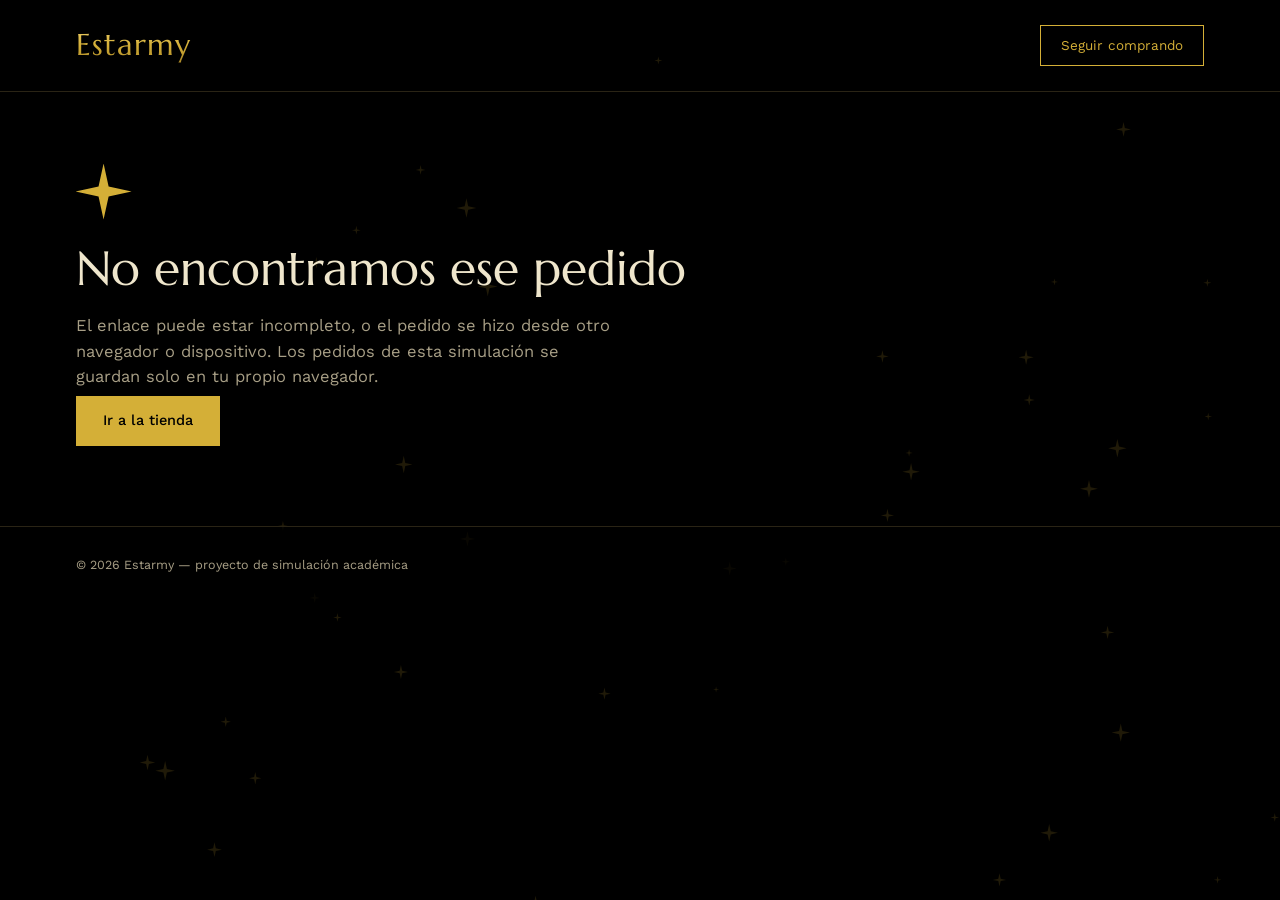
<file: pedido.html>
<!DOCTYPE html>
<html lang="es">
<head>
<meta charset="UTF-8">
<meta name="viewport" content="width=device-width, initial-scale=1.0">
<title>Compra confirmada — Estarmy</title>
<link rel="icon" href="data:image/svg+xml,%3Csvg xmlns='http://www.w3.org/2000/svg' viewBox='0 0 100 100'%3E%3Crect width='100' height='100' fill='%23000'/%3E%3Cpath d='M50 8 60 40 92 50 60 60 50 92 40 60 8 50 40 40Z' fill='%23D4AF37'/%3E%3C/svg%3E">
<link rel="preconnect" href="https://fonts.googleapis.com">
<link href="https://fonts.googleapis.com/css2?family=Marcellus&family=Work+Sans:wght@400;500&display=swap" rel="stylesheet">
<style>
  :root {
    --indent: 2cm;
    --black: #000; --coal: #0B0B0B; --panel: #111;
    --gold: #D4AF37; --gold-soft: #B8964A; --gold-dim: #6E5A26;
    --text: #EFE6CC; --text-dim: #A89F86; --line: #2A2415;
    --display: 'Friz Quadrata', 'Friz Quadrata TT', 'Marcellus', 'Palatino Linotype', serif;
  }
  * { box-sizing: border-box; }
  body { margin: 0; background: var(--black); color: var(--text); font-family: 'Work Sans', sans-serif; line-height: 1.55; }
  a { color: inherit; }
  :focus-visible { outline: 2px solid var(--gold); outline-offset: 3px; }
  .wrap { max-width: 1440px; margin: 0 auto; padding-inline: var(--indent); }
  main, header, footer { position: relative; z-index: 1; }

  .stars { position: fixed; inset: 0; z-index: 0; pointer-events: none; overflow: hidden; }
  .stars span { position: absolute; background: var(--gold); opacity: .15; animation: twinkle 4s ease-in-out infinite;
    clip-path: polygon(50% 0, 59% 41%, 100% 50%, 59% 59%, 50% 100%, 41% 59%, 0 50%, 41% 41%); }
  @keyframes twinkle { 0%,100% { opacity: .12; } 50% { opacity: .85; } }
  @media (prefers-reduced-motion: reduce) { .stars span { animation: none; opacity: .4; } }

  .logo { font-family: var(--display); font-size: 30px; letter-spacing: 1px; text-decoration: none; color: var(--gold);
    background: linear-gradient(180deg, #F3D67A 0%, #D4AF37 50%, #9C7A22 100%);
    -webkit-background-clip: text; background-clip: text; -webkit-text-fill-color: transparent; }
  header.site { border-bottom: 1px solid var(--line); }
  .nav { display: flex; align-items: center; justify-content: space-between; padding-block: 22px; gap: 24px; }
  .nav-cta { font-size: 13.5px; border: 1px solid var(--gold); color: var(--gold); padding: 9px 20px; text-decoration: none; }
  .nav-cta:hover { background: var(--gold); color: var(--black); }

  .confirmacion { padding-block: 72px 80px; }
  .estrella { width: 56px; height: 56px; background: var(--gold); margin-bottom: 22px;
    clip-path: polygon(50% 0, 59% 41%, 100% 50%, 59% 59%, 50% 100%, 41% 59%, 0 50%, 41% 41%); }
  .kicker { color: var(--gold-soft); font-size: 14.5px; margin: 0 0 14px; }
  h1 { font-family: var(--display); font-weight: 400; font-size: clamp(32px, 4vw, 48px); line-height: 1.12; margin: 0 0 18px; max-width: 20ch; }
  .lede { color: var(--text-dim); font-size: 16.5px; margin: 0 0 6px; max-width: 54ch; }
  .numero { font-family: var(--display); font-size: clamp(30px, 4vw, 44px); color: var(--gold); margin: 0 0 44px; letter-spacing: 1px; }

  .cols { display: grid; grid-template-columns: 1.1fr .9fr; gap: 1px; background: var(--line); border: 1px solid var(--line); margin-bottom: 28px; }
  .caja { background: var(--coal); padding: 28px; }
  .caja h2 { font-family: var(--display); font-weight: 400; font-size: 20px; color: var(--gold); margin: 0 0 14px; }
  .caja h2:not(:first-child) { margin-top: 28px; }
  .caja p { margin: 0; font-size: 14.5px; color: var(--text-dim); }
  .resumen { list-style: none; margin: 0; padding: 0; }
  .resumen li { display: flex; justify-content: space-between; gap: 16px; padding: 11px 0; border-bottom: 1px solid var(--line); font-size: 14.5px; }
  .resumen .total { border-bottom: 0; font-family: var(--display); font-size: 20px; color: var(--gold); padding-top: 16px; }
  .pasos { margin: 0; padding-left: 20px; display: flex; flex-direction: column; gap: 10px; font-size: 14.5px; color: var(--text-dim); }
  .pasos li::marker { color: var(--gold); }

  .aviso { border: 1px solid var(--gold-dim); padding: 14px 18px; font-size: 13.5px; color: var(--text-dim); max-width: 78ch; margin: 0 0 32px; }
  .aviso a { color: var(--gold); }
  .actions { display: flex; gap: 14px; flex-wrap: wrap; }
  .btn { display: inline-block; padding: 13px 26px; font: inherit; font-size: 14.5px; text-decoration: none; border: 1px solid transparent; cursor: pointer; }
  .btn-primary { background: var(--gold); color: var(--black); font-weight: 500; }
  .btn-primary:hover { background: #E6C24F; }
  .btn-ghost { background: transparent; border-color: var(--gold-dim); color: var(--text); }
  .btn-ghost:hover { border-color: var(--gold); }

  footer.site { border-top: 1px solid var(--line); padding-block: 28px; font-size: 12.5px; color: var(--text-dim); background: rgba(0,0,0,.7); }

  @media (max-width: 860px) { .cols { grid-template-columns: 1fr; } .confirmacion { padding-block: 48px; } }
  @media (max-width: 520px) { :root { --indent: 1cm; } }
  @media print {
    body { background: #fff; color: #000; }
    .stars, header.site, .actions, footer.site { display: none; }
    .caja, .aviso { background: #fff; border-color: #999; }
    .caja h2, .numero, .resumen .total, .kicker { color: #000; -webkit-text-fill-color: #000; }
    .lede, .caja p, .pasos, .aviso { color: #222; }
    .estrella { background: #000; }
  }
</style>
</head>
<body>
<div class="stars" id="stars" aria-hidden="true"></div>

<header class="site">
  <div class="wrap nav">
    <a class="logo" href="index.html">Estarmy</a>
    <a class="nav-cta" href="index.html#catalogo">Seguir comprando</a>
  </div>
</header>

<main class="wrap confirmacion">
  <section id="ok" hidden>
    <div class="estrella" aria-hidden="true"></div>
    <p class="kicker">Compra confirmada</p>
    <h1 id="saludo"></h1>
    <p class="lede">Registramos tu pedido el <span id="fecha"></span>. Tu número de pedido es:</p>
    <p class="numero" id="numero"></p>

    <div class="cols">
      <div class="caja">
        <h2>Tu pedido</h2>
        <ul class="resumen" id="lista"></ul>
        <p id="pago" hidden></p>
      </div>
      <div class="caja">
        <h2>Entrega</h2>
        <p id="entrega"></p>
        <h2>Qué sigue</h2>
        <ol class="pasos">
          <li>Te escribimos por WhatsApp para coordinar la entrega.</li>
          <li>Preparamos tu pedido con cuidado.</li>
          <li id="paso-final"></li>
        </ol>
      </div>
    </div>

    <p class="aviso">
      <strong>Tu derecho de arrepentimiento:</strong> tenés 10 días corridos desde que recibís tu pedido para revocar la compra, sin dar explicaciones (Ley 24.240, art. 34). Guardá tu número de pedido y usá el
      <a href="index.html#arrepentimiento">botón de arrepentimiento</a> de la tienda.
      Estarmy es una simulación académica: no se procesó ningún pago ni se enviaron tus datos a ningún servidor.
    </p>

    <div class="actions">
      <a class="btn btn-primary" href="index.html#catalogo">Volver a la tienda</a>
      <button class="btn btn-ghost" id="imprimir">Imprimir comprobante</button>
    </div>
  </section>

  <section id="no-ok" hidden>
    <div class="estrella" aria-hidden="true"></div>
    <h1>No encontramos ese pedido</h1>
    <p class="lede">El enlace puede estar incompleto, o el pedido se hizo desde otro navegador o dispositivo. Los pedidos de esta simulación se guardan solo en tu propio navegador.</p>
    <a class="btn btn-primary" href="index.html#catalogo">Ir a la tienda</a>
  </section>
</main>

<footer class="site">
  <div class="wrap">© 2026 Estarmy — proyecto de simulación académica</div>
</footer>

<script>
  const pesos = new Intl.NumberFormat('es-AR', { style: 'currency', currency: 'ARS', maximumFractionDigits: 0 });
  const esc = t => String(t).replace(/[&<>"']/g, c => ({ '&': '&amp;', '<': '&lt;', '>': '&gt;', '"': '&quot;', "'": '&#39;' }[c]));

  function leerPedidos() {
    try { return JSON.parse(localStorage.getItem('estarmy_pedidos')) || []; }
    catch { return []; }
  }

  const numero = (new URLSearchParams(location.search).get('n') || '').toUpperCase();
  const pedido = leerPedidos().find(p => p.numero === numero);

  if (!pedido) {
    document.getElementById('no-ok').hidden = false;
  } else {
    document.getElementById('ok').hidden = false;
    const primerNombre = (pedido.nombre || '').trim().split(/\s+/)[0];
    document.getElementById('saludo').textContent = primerNombre
      ? '¡Gracias por tu compra, ' + primerNombre + '!'
      : '¡Gracias por tu compra!';
    document.getElementById('numero').textContent = pedido.numero;
    document.getElementById('fecha').textContent = new Date(pedido.fecha).toLocaleDateString('es-AR');

    document.getElementById('lista').innerHTML = pedido.items
      .map(i => `<li><span>${esc(i.cantidad)} × ${esc(i.nombre)}</span><span>${pesos.format(i.precio * i.cantidad)}</span></li>`)
      .join('') + `<li class="total"><span>Total</span><span>${pesos.format(pedido.total)}</span></li>`;

    if (pedido.pago) {
      const el = document.getElementById('pago');
      el.textContent = 'Pagado con tarjeta terminada en ' + pedido.pago.ultimos4 + (pedido.pago.cuotas > 1 ? ', en ' + pedido.pago.cuotas + ' cuotas.' : ', en 1 pago.');
      el.hidden = false;
    }

    const retiro = pedido.entrega === 'retiro';
    document.getElementById('entrega').textContent = retiro
      ? 'Retiro en Juan José Castelli. Te avisamos cuando tu pedido esté listo.'
      : 'Envío a ' + (pedido.localidad || 'tu localidad') + ', por encomienda o combi.';
    document.getElementById('paso-final').textContent = retiro
      ? 'Lo retirás en Castelli, en el punto que coordinemos.'
      : 'Lo recibís en tu localidad por encomienda o combi.';
  }

  document.getElementById('imprimir').addEventListener('click', () => window.print());

  const layer = document.getElementById('stars');
  for (let i = 0; i < 40; i++) {
    const s = document.createElement('span');
    const size = 6 + Math.random() * 14;
    s.style.left = Math.random() * 100 + '%';
    s.style.top = Math.random() * 100 + '%';
    s.style.width = s.style.height = size + 'px';
    s.style.animationDelay = (Math.random() * 6) + 's';
    s.style.animationDuration = (3 + Math.random() * 4) + 's';
    layer.appendChild(s);
  }
</script>
</body>
</html>
</file>
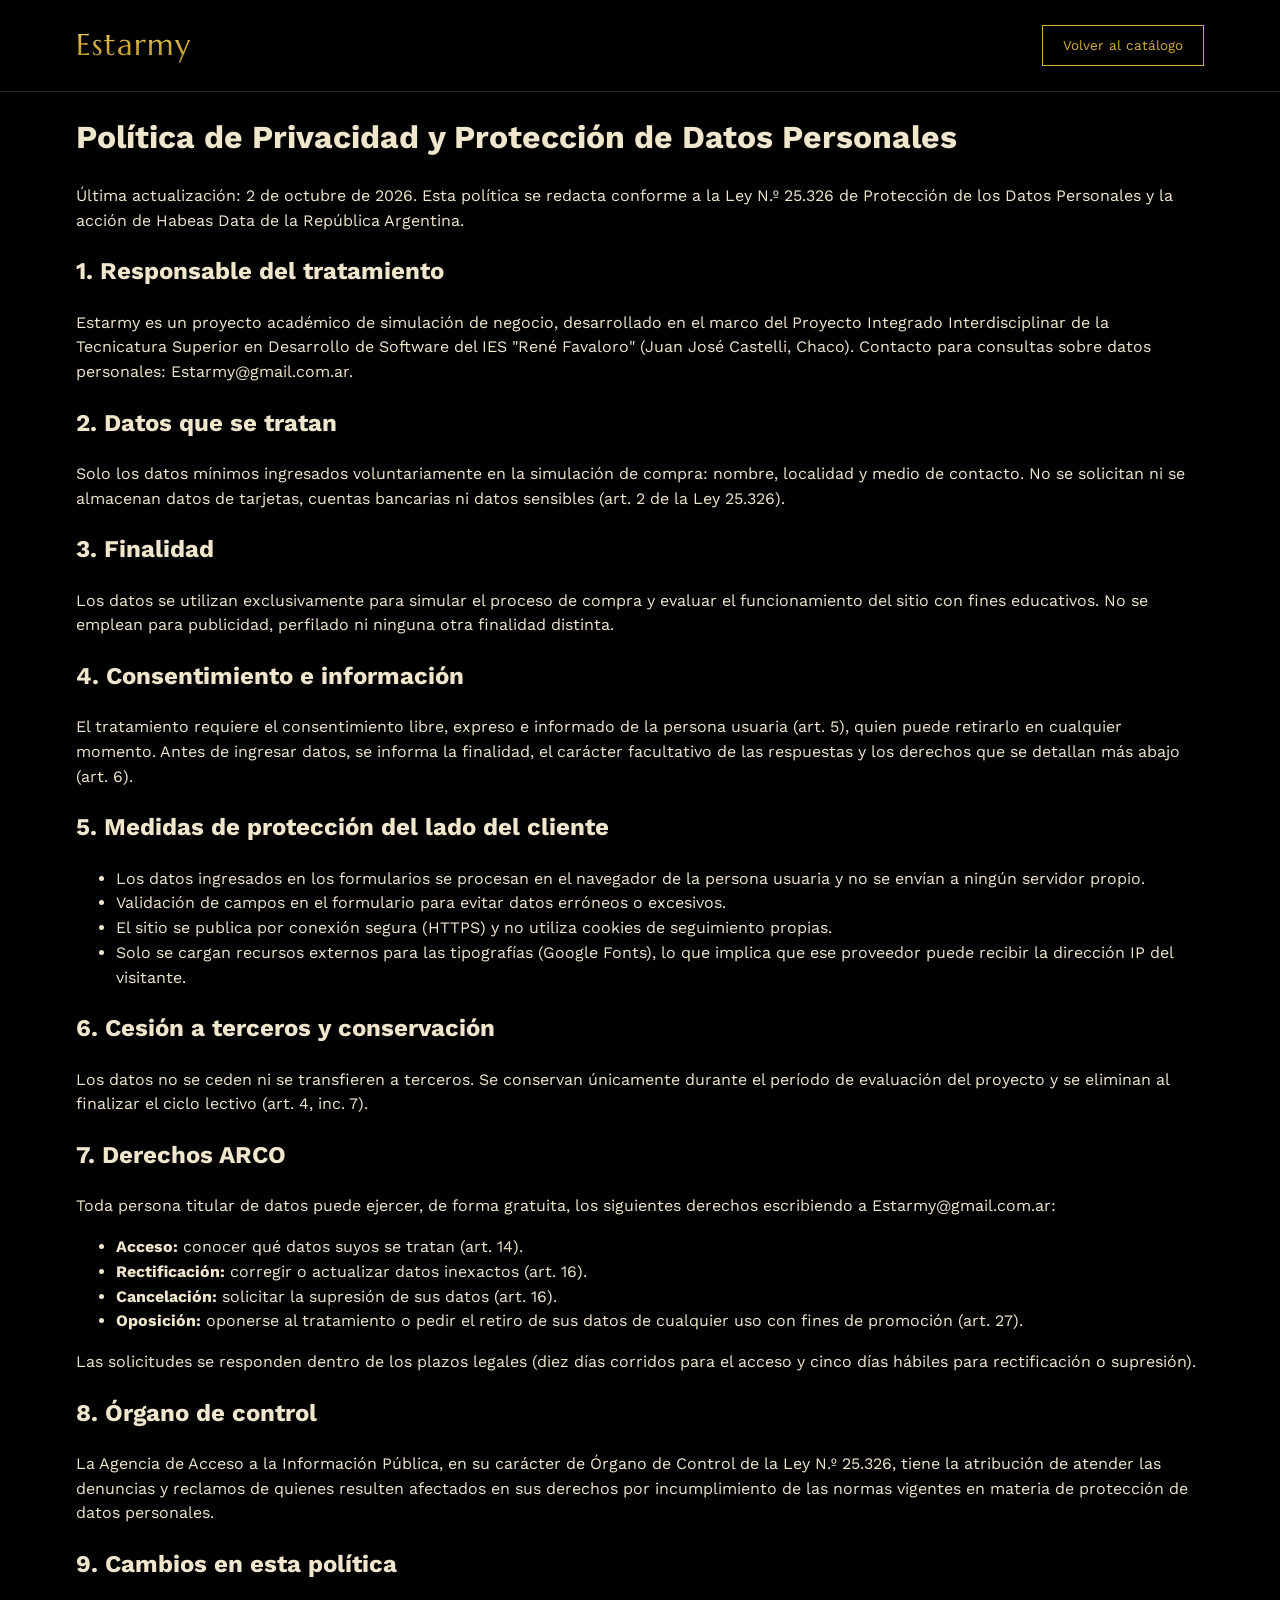
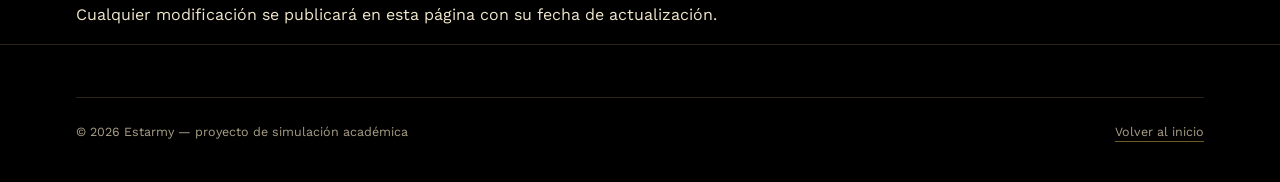
<file: politica-privacidad.html>
<!DOCTYPE html>
<html lang="es">
<head>
<meta charset="UTF-8">
<meta name="viewport" content="width=device-width, initial-scale=1.0">
<title>Política de Privacidad — Estarmy</title>
<link rel="preconnect" href="https://fonts.googleapis.com">
<link href="https://fonts.googleapis.com/css2?family=Marcellus&family=Work+Sans:wght@400;500&display=swap" rel="stylesheet">
<link rel="stylesheet" href="styles.css">
</head>
<body>

<header class="site">
  <div class="wrap nav">
    <a class="logo" href="index.html">Estarmy</a>
    <a class="nav-cta" href="index.html#catalogo">Volver al catálogo</a>
  </div>
</header>

<main class="wrap legal">
  <h1>Política de Privacidad y Protección de Datos Personales</h1>
  <p>Última actualización: 2 de octubre de 2026. Esta política se redacta conforme a la Ley N.º 25.326 de Protección de los Datos Personales y la acción de Habeas Data de la República Argentina.</p>

  <h2>1. Responsable del tratamiento</h2>
  <p>Estarmy es un proyecto académico de simulación de negocio, desarrollado en el marco del Proyecto Integrado Interdisciplinar de la Tecnicatura Superior en Desarrollo de Software del IES "René Favaloro" (Juan José Castelli, Chaco). Contacto para consultas sobre datos personales: Estarmy@gmail.com.ar.</p>

  <h2>2. Datos que se tratan</h2>
  <p>Solo los datos mínimos ingresados voluntariamente en la simulación de compra: nombre, localidad y medio de contacto. No se solicitan ni se almacenan datos de tarjetas, cuentas bancarias ni datos sensibles (art. 2 de la Ley 25.326).</p>

  <h2>3. Finalidad</h2>
  <p>Los datos se utilizan exclusivamente para simular el proceso de compra y evaluar el funcionamiento del sitio con fines educativos. No se emplean para publicidad, perfilado ni ninguna otra finalidad distinta.</p>

  <h2>4. Consentimiento e información</h2>
  <p>El tratamiento requiere el consentimiento libre, expreso e informado de la persona usuaria (art. 5), quien puede retirarlo en cualquier momento. Antes de ingresar datos, se informa la finalidad, el carácter facultativo de las respuestas y los derechos que se detallan más abajo (art. 6).</p>

  <h2>5. Medidas de protección del lado del cliente</h2>
  <ul>
    <li>Los datos ingresados en los formularios se procesan en el navegador de la persona usuaria y no se envían a ningún servidor propio.</li>
    <li>Validación de campos en el formulario para evitar datos erróneos o excesivos.</li>
    <li>El sitio se publica por conexión segura (HTTPS) y no utiliza cookies de seguimiento propias.</li>
    <li>Solo se cargan recursos externos para las tipografías (Google Fonts), lo que implica que ese proveedor puede recibir la dirección IP del visitante.</li>
  </ul>

  <h2>6. Cesión a terceros y conservación</h2>
  <p>Los datos no se ceden ni se transfieren a terceros. Se conservan únicamente durante el período de evaluación del proyecto y se eliminan al finalizar el ciclo lectivo (art. 4, inc. 7).</p>

  <h2>7. Derechos ARCO</h2>
  <p>Toda persona titular de datos puede ejercer, de forma gratuita, los siguientes derechos escribiendo a Estarmy@gmail.com.ar:</p>
  <ul>
    <li><strong>Acceso:</strong> conocer qué datos suyos se tratan (art. 14).</li>
    <li><strong>Rectificación:</strong> corregir o actualizar datos inexactos (art. 16).</li>
    <li><strong>Cancelación:</strong> solicitar la supresión de sus datos (art. 16).</li>
    <li><strong>Oposición:</strong> oponerse al tratamiento o pedir el retiro de sus datos de cualquier uso con fines de promoción (art. 27).</li>
  </ul>
  <p>Las solicitudes se responden dentro de los plazos legales (diez días corridos para el acceso y cinco días hábiles para rectificación o supresión).</p>

  <h2>8. Órgano de control</h2>
  <p>La Agencia de Acceso a la Información Pública, en su carácter de Órgano de Control de la Ley N.º 25.326, tiene la atribución de atender las denuncias y reclamos de quienes resulten afectados en sus derechos por incumplimiento de las normas vigentes en materia de protección de datos personales.</p>

  <h2>9. Cambios en esta política</h2>
  <p>Cualquier modificación se publicará en esta página con su fecha de actualización.</p>
</main>

<footer class="site">
  <div class="wrap">
    <div class="foot-bottom">
      <span>© 2026 Estarmy — proyecto de simulación académica</span>
      <a href="index.html">Volver al inicio</a>
    </div>
  </div>
</footer>

</body>
</html>
</file>
<file: styles.css>
/* Friz Quadrata es una fuente con licencia: si la tenés instalada se usa sola.
     Si tenés el archivo, agregá un @font-face apuntando a él. Mientras tanto se usa Marcellus, muy parecida. */
  :root {
    --indent: 2cm;
    --black: #000;
    --coal: #0B0B0B;
    --panel: #111;
    --gold: #D4AF37;
    --gold-soft: #B8964A;
    --gold-dim: #6E5A26;
    --text: #EFE6CC;
    --text-dim: #A89F86;
    --line: #2A2415;
    --display: 'Friz Quadrata', 'Friz Quadrata TT', 'Marcellus', 'Palatino Linotype', serif;
  }

  * { box-sizing: border-box; }
  html { scroll-behavior: smooth; }
  body {
    margin: 0;
    background: var(--black);
    color: var(--text);
    font-family: 'Work Sans', sans-serif;
    line-height: 1.55;
  }
  a { color: inherit; }
  svg { display: block; max-width: 100%; }
  :focus-visible { outline: 2px solid var(--gold); outline-offset: 3px; }

  .wrap {
    max-width: 1440px;
    margin: 0 auto;
    padding-inline: var(--indent);
  }
  main, header, footer { position: relative; z-index: 1; }

  /* ---------- Estrellas ---------- */
  .stars { position: fixed; inset: 0; z-index: 0; pointer-events: none; overflow: hidden; }
  .stars span {
    position: absolute;
    background: var(--gold);
    clip-path: polygon(50% 0, 59% 41%, 100% 50%, 59% 59%, 50% 100%, 41% 59%, 0 50%, 41% 41%);
    opacity: .15;
    animation: twinkle 4s ease-in-out infinite;
  }
  @keyframes twinkle { 0%,100% { opacity: .12; } 50% { opacity: .85; } }
  @media (prefers-reduced-motion: reduce) { .stars span { animation: none; opacity: .4; } }

  /* ---------- Logo (solo texto) ---------- */
  .logo {
    font-family: var(--display);
    font-size: 30px;
    letter-spacing: 1px;
    text-decoration: none;
    color: var(--gold);
    background: linear-gradient(180deg, #F3D67A 0%, #D4AF37 50%, #9C7A22 100%);
    -webkit-background-clip: text;
    background-clip: text;
    -webkit-text-fill-color: transparent;
  }

  /* ---------- Nav ---------- */
  header.site { border-bottom: 1px solid var(--line); }
  .nav { display: flex; align-items: center; justify-content: space-between; padding-block: 22px; gap: 24px; }
  .nav-links { display: flex; gap: 32px; list-style: none; margin: 0; padding: 0; font-size: 14.5px; }
  .nav-links a { text-decoration: none; color: var(--text-dim); padding-bottom: 2px; border-bottom: 1px solid transparent; transition: color .15s, border-color .15s; }
  .nav-links a:hover { color: var(--gold); border-color: var(--gold-dim); }
  .nav-cta { font-size: 13.5px; border: 1px solid var(--gold); color: var(--gold); padding: 9px 20px; text-decoration: none; white-space: nowrap; }
  .nav-cta:hover { background: var(--gold); color: var(--black); }
  .foto { width: 100%; aspect-ratio: 1 / 1; object-fit: cover; background: var(--panel); }
  /* ---------- Hero ---------- */
  .hero { display: grid; grid-template-columns: 1.1fr .9fr; gap: 56px; align-items: center; padding-block: 88px 100px; }
  .kicker { color: var(--gold-soft); font-size: 14.5px; margin: 0 0 18px; }
  .hero h1 { font-family: var(--display); font-weight: 400; font-size: clamp(34px, 4.4vw, 56px); line-height: 1.1; margin: 0 0 22px; max-width: 17ch; color: var(--text); }
  .lede { color: var(--text-dim); font-size: 17px; max-width: 48ch; margin: 0 0 32px; }
  .actions { display: flex; gap: 14px; flex-wrap: wrap; }
  .btn { display: inline-block; padding: 13px 26px; text-decoration: none; font-size: 14.5px; border: 1px solid transparent; }
  .btn-primary { background: var(--gold); color: var(--black); font-weight: 500; }
  .btn-primary:hover { background: #E6C24F; }
  .btn-ghost { border-color: var(--gold-dim); color: var(--text); }
  .btn-ghost:hover { border-color: var(--gold); }
  .hero-art { border: 1px solid var(--line); background: var(--coal); padding: 32px; }

  /* ---------- Beneficios ---------- */
  .strip { border-block: 1px solid var(--line); padding-block: 36px; background: rgba(0,0,0,.6); }
  .strip-row { display: grid; grid-template-columns: repeat(3, 1fr); gap: 32px; }
  .strip h3 { font-family: var(--display); font-weight: 400; font-size: 18px; margin: 0 0 6px; color: var(--gold); }
  .strip p { margin: 0; font-size: 14px; color: var(--text-dim); }

  /* ---------- Catálogo ---------- */
  .catalogue { padding-block: 90px 30px; }
  .section-head { display: flex; justify-content: space-between; align-items: flex-end; gap: 24px; margin-bottom: 40px; flex-wrap: wrap; }
  .section-head h2 { font-family: var(--display); font-weight: 400; font-size: 32px; margin: 0; color: var(--gold); }
  .section-head p { color: var(--text-dim); font-size: 14.5px; max-width: 36ch; margin: 0; }
  .grid { display: grid; grid-template-columns: repeat(3, 1fr); gap: 1px; background: var(--line); border: 1px solid var(--line); }
  .card { background: var(--coal); padding: 30px 26px 26px; display: flex; flex-direction: column; gap: 14px; transition: background .15s; }
  .card:hover { background: var(--panel); }
  .icon { width: 54px; height: 54px; color: var(--gold); }
  .tag { font-size: 12.5px; color: var(--gold-soft); margin: 0; }
  .card h3 { font-family: var(--display); font-weight: 400; font-size: 20px; margin: 0; }
  .desc { font-size: 13.5px; color: var(--text-dim); margin: 0; flex-grow: 1; }
  .price-row { display: flex; justify-content: space-between; align-items: center; padding-top: 12px; border-top: 1px solid var(--line); }
  .price { font-family: var(--display); font-size: 18px; color: var(--gold); }
  .add { font: inherit; font-size: 13px; background: transparent; border: 1px solid var(--gold-dim); color: var(--text); padding: 7px 14px; cursor: pointer; }
  .add:hover { background: var(--gold); color: var(--black); border-color: var(--gold); }

  /* ---------- Historia ---------- */
  .story { display: grid; grid-template-columns: .9fr 1.1fr; gap: 56px; align-items: start; padding-block: 100px; }
  .label { color: var(--gold-soft); font-size: 14.5px; margin: 0 0 16px; }
  .story h2 { font-family: var(--display); font-weight: 400; font-size: 30px; line-height: 1.2; margin: 0; max-width: 16ch; color: var(--gold); }
  .story-body p { color: var(--text-dim); font-size: 15px; max-width: 58ch; margin: 0 0 18px; }
  .story-list { list-style: none; margin: 24px 0 0; padding: 0; display: flex; flex-direction: column; gap: 14px; }
  .story-list li { position: relative; padding-left: 22px; font-size: 14px; }
  .story-list li::before { content: ""; position: absolute; left: 0; top: 5px; width: 10px; height: 10px; background: var(--gold); clip-path: polygon(50% 0, 59% 41%, 100% 50%, 59% 59%, 50% 100%, 41% 59%, 0 50%, 41% 41%); }

  /* ---------- Footer ---------- */
  footer.site { border-top: 1px solid var(--line); padding-block: 52px 40px; background: rgba(0,0,0,.7); }
  .foot-grid { display: grid; grid-template-columns: 1.2fr 1fr 1fr; gap: 32px; margin-bottom: 36px; }
  .foot-grid h4 { font-family: var(--display); font-weight: 400; font-size: 16px; margin: 0 0 14px; color: var(--gold); }
  .foot-grid p, .foot-grid a { font-size: 13.5px; color: var(--text-dim); text-decoration: none; margin: 0; }
  .foot-links { display: flex; flex-direction: column; gap: 10px; }
  .foot-links a:hover { color: var(--gold); }
  .foot-grid .logo { display: inline-block; margin-bottom: 12px; }
  .foot-bottom { display: flex; justify-content: space-between; gap: 12px; flex-wrap: wrap; padding-top: 24px; border-top: 1px solid var(--line); font-size: 12.5px; color: var(--text-dim); }
  .foot-bottom a { color: var(--text-dim); border-bottom: 1px solid var(--gold-dim); text-decoration: none; }
  .foot-bottom a:hover { color: var(--gold); }

  @media (max-width: 860px) {
    .hero, .story { grid-template-columns: 1fr; }
    .hero { padding-block: 56px 64px; }
    .strip-row, .foot-grid { grid-template-columns: 1fr; gap: 22px; }
    .grid { grid-template-columns: 1fr 1fr; }
    .nav-links { display: none; }
  }
  @media (max-width: 520px) {
    :root { --indent: 1cm; }
    .grid { grid-template-columns: 1fr; }
  }

  @media (max-width: 860px) {
  .nav { flex-wrap: wrap; }
  .nav-links { display: flex; gap: 18px; width: 100%; order: 3; }
}
</file>
